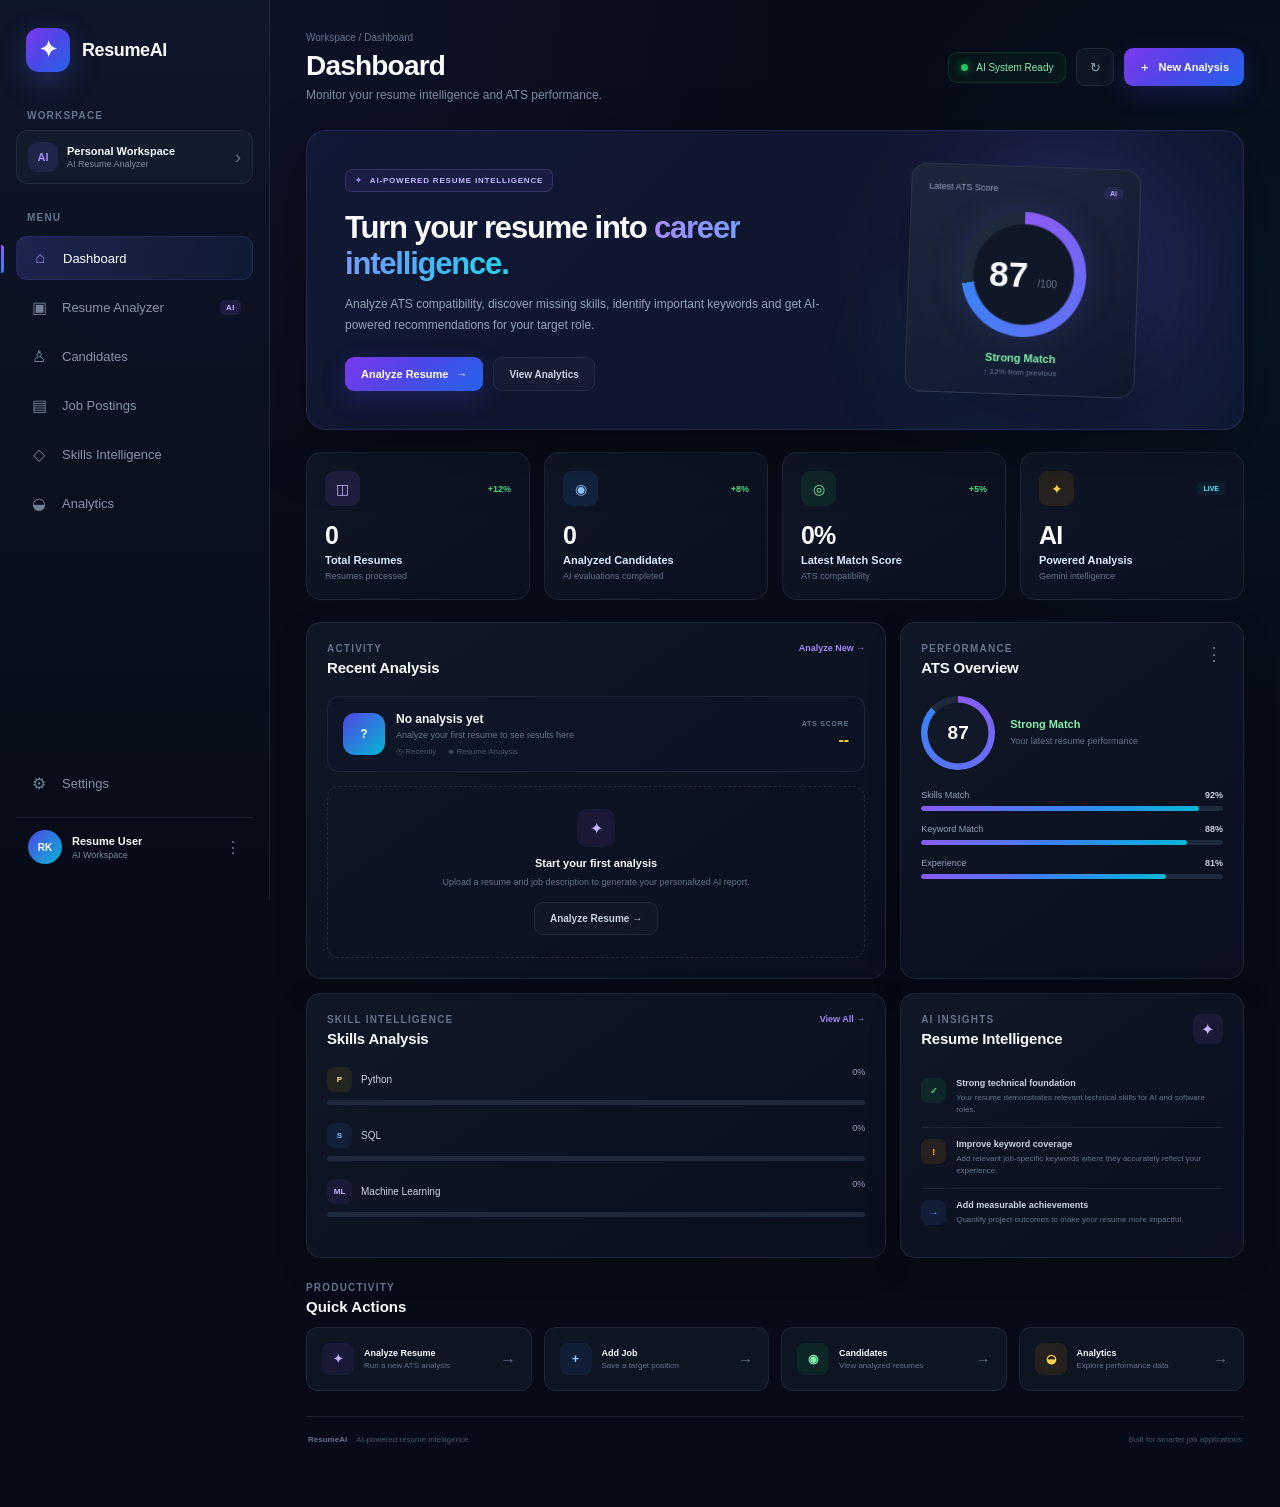
<file: index.html>
<!DOCTYPE html>
<html lang="en">

<head>
    <meta charset="UTF-8">
    <meta name="viewport" content="width=device-width, initial-scale=1.0">

    <title>ResumeAI | AI Resume Intelligence</title>

    <link rel="stylesheet" href="style.css">
</head>

<body>

    <div class="app">

        <!-- =========================================
             SIDEBAR
        ========================================== -->

        <aside class="sidebar">

            <!-- Logo -->
            <div class="brand">

                <div class="brand-icon">
                    ✦
                </div>

                <div class="brand-text">
                    <h2>ResumeAI</h2>
                    
                </div>

            </div>


            <!-- Workspace -->
            <div class="workspace">

                <span class="workspace-label">
                    WORKSPACE
                </span>

                <div class="workspace-box">

                    <div class="workspace-avatar">
                        AI
                    </div>

                    <div>
                        <strong>Personal Workspace</strong>
                        <small>AI Resume Analyzer</small>
                    </div>

                    <span class="workspace-arrow">
                        ›
                    </span>

                </div>

            </div>


            <!-- Navigation -->
            <nav class="navigation">

                <span class="nav-label">
                    MENU
                </span>


                <a href="index.html" class="nav-item active">

                    <span class="nav-icon">⌂</span>

                    <span>Dashboard</span>

                </a>


                <a href="analyzer.html" class="nav-item">

                    <span class="nav-icon">▣</span>

                    <span>Resume Analyzer</span>

                    <span class="nav-badge">
                        AI
                    </span>

                </a>


                <a href="candidates.html" class="nav-item">

                    <span class="nav-icon">♙</span>

                    <span>Candidates</span>

                </a>


                <a href="jobs.html" class="nav-item">

                    <span class="nav-icon">▤</span>

                    <span>Job Postings</span>

                </a>


                <a href="skills.html" class="nav-item">

                    <span class="nav-icon">◇</span>

                    <span>Skills Intelligence</span>

                </a>


                <a href="analytics.html" class="nav-item">

                    <span class="nav-icon">◒</span>

                    <span>Analytics</span>

                </a>

            </nav>


            <!-- Bottom navigation -->
            <div class="sidebar-bottom">

                <a href="settings.html" class="nav-item">

                    <span class="nav-icon">⚙</span>

                    <span>Settings</span>

                </a>


                <div class="sidebar-profile">

                    <div class="profile-avatar">
                        RK
                    </div>

                    <div class="profile-info">

                        <strong>Resume User</strong>

                        <span>AI Workspace</span>

                    </div>

                    <span class="profile-menu">
                        ⋮
                    </span>

                </div>

            </div>

        </aside>


        <!-- =========================================
             MAIN CONTENT
        ========================================== -->

        <main class="main-content">


            <!-- =====================================
                 TOP HEADER
            ====================================== -->

            <header class="top-header">

                <div class="header-left">

                    <button class="mobile-menu">
                        ☰
                    </button>

                    <div>

                        <div class="breadcrumb">
                            Workspace / Dashboard
                        </div>

                        <h1>
                            Dashboard
                        </h1>

                        <p>
                            Monitor your resume intelligence and ATS performance.
                        </p>

                    </div>

                </div>


                <div class="header-actions">

                    <div class="system-status">

                        <span class="status-dot"></span>

                        <span>
                            AI System Ready
                        </span>

                    </div>


                    <button class="icon-button refresh-btn" title="Refresh dashboard">
                        ↻
                    </button>


                    <a href="analyzer.html" class="primary-button">

                        <span>＋</span>

                        New Analysis

                    </a>

                </div>

            </header>



            <!-- =====================================
                 HERO / WELCOME
            ====================================== -->

            <section class="hero-card">

                <div class="hero-content">

                    <div class="hero-badge">

                        <span>✦</span>

                        AI-POWERED RESUME INTELLIGENCE

                    </div>


                    <h2>
                        Turn your resume into
                        <span>career intelligence.</span>
                    </h2>


                    <p>
                        Analyze ATS compatibility, discover missing skills,
                        identify important keywords and get AI-powered
                        recommendations for your target role.
                    </p>


                    <div class="hero-actions">

                        <a href="analyzer.html" class="hero-button">

                            Analyze Resume

                            <span>→</span>

                        </a>


                        <a href="analytics.html" class="secondary-button">

                            View Analytics

                        </a>

                    </div>

                </div>


                <!-- Hero visual -->

                <div class="hero-visual">

                    <div class="glow glow-one"></div>
                    <div class="glow glow-two"></div>


                    <div class="score-preview">

                        <div class="score-header">

                            <span>
                                Latest ATS Score
                            </span>

                            <span class="score-status">
                                AI
                            </span>

                        </div>


                        <div class="score-circle">

                            <div>

                                <strong id="heroScore">
                                    87
                                </strong>

                                <span>
                                    /100
                                </span>

                            </div>

                        </div>


                        <div class="score-footer">

                            <strong>
                                Strong Match
                            </strong>

                            <span>
                                ↑ 12% from previous
                            </span>

                        </div>

                    </div>

                </div>

            </section>



            <!-- =====================================
                 KPI STATS
            ====================================== -->

            <section class="stats-grid">


                <div class="stat-card">

                    <div class="stat-top">

                        <div class="stat-icon purple">
                            ◫
                        </div>

                        <span class="stat-trend positive">
                            +12%
                        </span>

                    </div>


                    <div class="stat-value" id="totalResumes">
                        0
                    </div>

                    <div class="stat-label">
                        Total Resumes
                    </div>

                    <div class="stat-description">
                        Resumes processed
                    </div>

                </div>



                <div class="stat-card">

                    <div class="stat-top">

                        <div class="stat-icon blue">
                            ◉
                        </div>

                        <span class="stat-trend positive">
                            +8%
                        </span>

                    </div>


                    <div class="stat-value" id="analyzedCandidates">
                        0
                    </div>

                    <div class="stat-label">
                        Analyzed Candidates
                    </div>

                    <div class="stat-description">
                        AI evaluations completed
                    </div>

                </div>



                <div class="stat-card">

                    <div class="stat-top">

                        <div class="stat-icon green">
                            ◎
                        </div>

                        <span class="stat-trend positive">
                            +5%
                        </span>

                    </div>


                    <div class="stat-value" id="averageScore">
                        0%
                    </div>

                    <div class="stat-label">
                        Latest Match Score
                    </div>

                    <div class="stat-description">
                        ATS compatibility
                    </div>

                </div>



                <div class="stat-card">

                    <div class="stat-top">

                        <div class="stat-icon orange">
                            ✦
                        </div>

                        <span class="ai-live">
                            LIVE
                        </span>

                    </div>


                    <div class="stat-value">
                        AI
                    </div>

                    <div class="stat-label">
                        Powered Analysis
                    </div>

                    <div class="stat-description">
                        Gemini intelligence
                    </div>

                </div>

            </section>



            <!-- =====================================
                 MAIN DASHBOARD GRID
            ====================================== -->

            <section class="dashboard-grid">


                <!-- =================================
                     RECENT ANALYSIS
                ================================== -->

                <div class="dashboard-card recent-card">

                    <div class="card-header">

                        <div>

                            <span class="card-eyebrow">
                                ACTIVITY
                            </span>

                            <h2>
                                Recent Analysis
                            </h2>

                        </div>


                        <a href="analyzer.html" class="card-link">
                            Analyze New →
                        </a>

                    </div>


                    <div class="recent-analysis">

                        <div class="candidate-info">

                            <div class="candidate-avatar" id="candidateAvatar">
                                ?
                            </div>


                            <div class="candidate-details">

                                <h3 id="latestCandidate">
                                    No analysis yet
                                </h3>

                                <p id="analysisStatus">
                                    Analyze your first resume to see results here
                                </p>

                                <div class="analysis-meta">

                                    <span>
                                        ◷ Recently
                                    </span>

                                    <span>
                                        ◈ Resume Analysis
                                    </span>

                                </div>

                            </div>

                        </div>


                        <div class="analysis-score">

                            <span class="score-label">
                                ATS SCORE
                            </span>

                            <strong class="score medium" id="latestScore">
                                --
                            </strong>

                        </div>

                    </div>


                    <!-- Empty state -->

                    <div class="empty-analysis" id="emptyAnalysis">

                        <div class="empty-icon">
                            ✦
                        </div>

                        <h3>
                            Start your first analysis
                        </h3>

                        <p>
                            Upload a resume and job description to generate
                            your personalized AI report.
                        </p>

                        <a href="analyzer.html" class="secondary-button">
                            Analyze Resume →
                        </a>

                    </div>

                </div>



                <!-- =================================
                     ATS SCORE
                ================================== -->

                <div class="dashboard-card ats-card">

                    <div class="card-header">

                        <div>

                            <span class="card-eyebrow">
                                PERFORMANCE
                            </span>

                            <h2>
                                ATS Overview
                            </h2>

                        </div>

                        <button class="more-button">
                            ⋮
                        </button>

                    </div>


                    <div class="ats-content">

                        <div class="mini-score">

                            <div class="mini-score-circle">

                                <span>
                                    87
                                </span>

                            </div>

                            <div>

                                <strong>
                                    Strong Match
                                </strong>

                                <p>
                                    Your latest resume
                                    performance
                                </p>

                            </div>

                        </div>


                        <div class="score-bars">

                            <div class="score-row">

                                <div>

                                    <span>
                                        Skills Match
                                    </span>

                                    <strong>
                                        92%
                                    </strong>

                                </div>

                                <div class="score-progress">

                                    <span style="width:92%"></span>

                                </div>

                            </div>


                            <div class="score-row">

                                <div>

                                    <span>
                                        Keyword Match
                                    </span>

                                    <strong>
                                        88%
                                    </strong>

                                </div>

                                <div class="score-progress">

                                    <span style="width:88%"></span>

                                </div>

                            </div>


                            <div class="score-row">

                                <div>

                                    <span>
                                        Experience
                                    </span>

                                    <strong>
                                        81%
                                    </strong>

                                </div>

                                <div class="score-progress">

                                    <span style="width:81%"></span>

                                </div>

                            </div>

                        </div>

                    </div>

                </div>



                <!-- =================================
                     SKILLS ANALYSIS
                ================================== -->

                <div class="dashboard-card skills-card">

                    <div class="card-header">

                        <div>

                            <span class="card-eyebrow">
                                SKILL INTELLIGENCE
                            </span>

                            <h2>
                                Skills Analysis
                            </h2>

                        </div>


                        <a href="skills.html" class="card-link">
                            View All →
                        </a>

                    </div>


                    <div class="skills-list">


                        <div class="skill-row">

                            <div class="skill-name">

                                <div class="skill-dot python">
                                    P
                                </div>

                                <span>
                                    Python
                                </span>

                            </div>


                            <div class="skill-value" id="pythonScore">
                                0%
                            </div>


                            <div class="skill-progress">

                                <span
                                    id="pythonBar"
                                    style="width:0%">
                                </span>

                            </div>

                        </div>



                        <div class="skill-row">

                            <div class="skill-name">

                                <div class="skill-dot sql">
                                    S
                                </div>

                                <span>
                                    SQL
                                </span>

                            </div>


                            <div class="skill-value" id="sqlScore">
                                0%
                            </div>


                            <div class="skill-progress">

                                <span
                                    id="sqlBar"
                                    style="width:0%">
                                </span>

                            </div>

                        </div>



                        <div class="skill-row">

                            <div class="skill-name">

                                <div class="skill-dot ml">
                                    ML
                                </div>

                                <span>
                                    Machine Learning
                                </span>

                            </div>


                            <div class="skill-value" id="mlScore">
                                0%
                            </div>


                            <div class="skill-progress">

                                <span
                                    id="mlBar"
                                    style="width:0%">
                                </span>

                            </div>

                        </div>


                    </div>

                </div>



                <!-- =================================
                     AI INSIGHTS
                ================================== -->

                <div class="dashboard-card insights-card">

                    <div class="card-header">

                        <div>

                            <span class="card-eyebrow">
                                AI INSIGHTS
                            </span>

                            <h2>
                                Resume Intelligence
                            </h2>

                        </div>

                        <div class="ai-icon">
                            ✦
                        </div>

                    </div>


                    <div class="insight-item">

                        <div class="insight-icon success">
                            ✓
                        </div>

                        <div>

                            <strong>
                                Strong technical foundation
                            </strong>

                            <p>
                                Your resume demonstrates relevant
                                technical skills for AI and software roles.
                            </p>

                        </div>

                    </div>


                    <div class="insight-item">

                        <div class="insight-icon warning">
                            !
                        </div>

                        <div>

                            <strong>
                                Improve keyword coverage
                            </strong>

                            <p>
                                Add relevant job-specific keywords where
                                they accurately reflect your experience.
                            </p>

                        </div>

                    </div>


                    <div class="insight-item">

                        <div class="insight-icon info">
                            →
                        </div>

                        <div>

                            <strong>
                                Add measurable achievements
                            </strong>

                            <p>
                                Quantify project outcomes to make your
                                resume more impactful.
                            </p>

                        </div>

                    </div>

                </div>

            </section>



            <!-- =====================================
                 QUICK ACTIONS
            ====================================== -->

            <section class="quick-section">

                <div class="section-heading">

                    <div>

                        <span class="card-eyebrow">
                            PRODUCTIVITY
                        </span>

                        <h2>
                            Quick Actions
                        </h2>

                    </div>

                </div>


                <div class="quick-grid">


                    <a href="analyzer.html" class="quick-card">

                        <div class="quick-icon purple">
                            ✦
                        </div>

                        <div>

                            <strong>
                                Analyze Resume
                            </strong>

                            <p>
                                Run a new ATS analysis
                            </p>

                        </div>

                        <span>
                            →
                        </span>

                    </a>



                    <a href="jobs.html" class="quick-card">

                        <div class="quick-icon blue">
                            +
                        </div>

                        <div>

                            <strong>
                                Add Job
                            </strong>

                            <p>
                                Save a target position
                            </p>

                        </div>

                        <span>
                            →
                        </span>

                    </a>



                    <a href="candidates.html" class="quick-card">

                        <div class="quick-icon green">
                            ◉
                        </div>

                        <div>

                            <strong>
                                Candidates
                            </strong>

                            <p>
                                View analyzed resumes
                            </p>

                        </div>

                        <span>
                            →
                        </span>

                    </a>



                    <a href="analytics.html" class="quick-card">

                        <div class="quick-icon orange">
                            ◒
                        </div>

                        <div>

                            <strong>
                                Analytics
                            </strong>

                            <p>
                                Explore performance data
                            </p>

                        </div>

                        <span>
                            →
                        </span>

                    </a>

                </div>

            </section>



            <!-- =====================================
                 FOOTER
            ====================================== -->

            <footer class="dashboard-footer">

                <div>

                    <strong>
                        ResumeAI
                    </strong>

                    <span>
                        AI-powered resume intelligence
                    </span>

                </div>


                <div>

                    <span>
                        Built for smarter job applications
                    </span>

                </div>

            </footer>

        </main>

    </div>


    <!-- JavaScript -->

    <script src="script.js"></script>

</body>

</html>
</file>
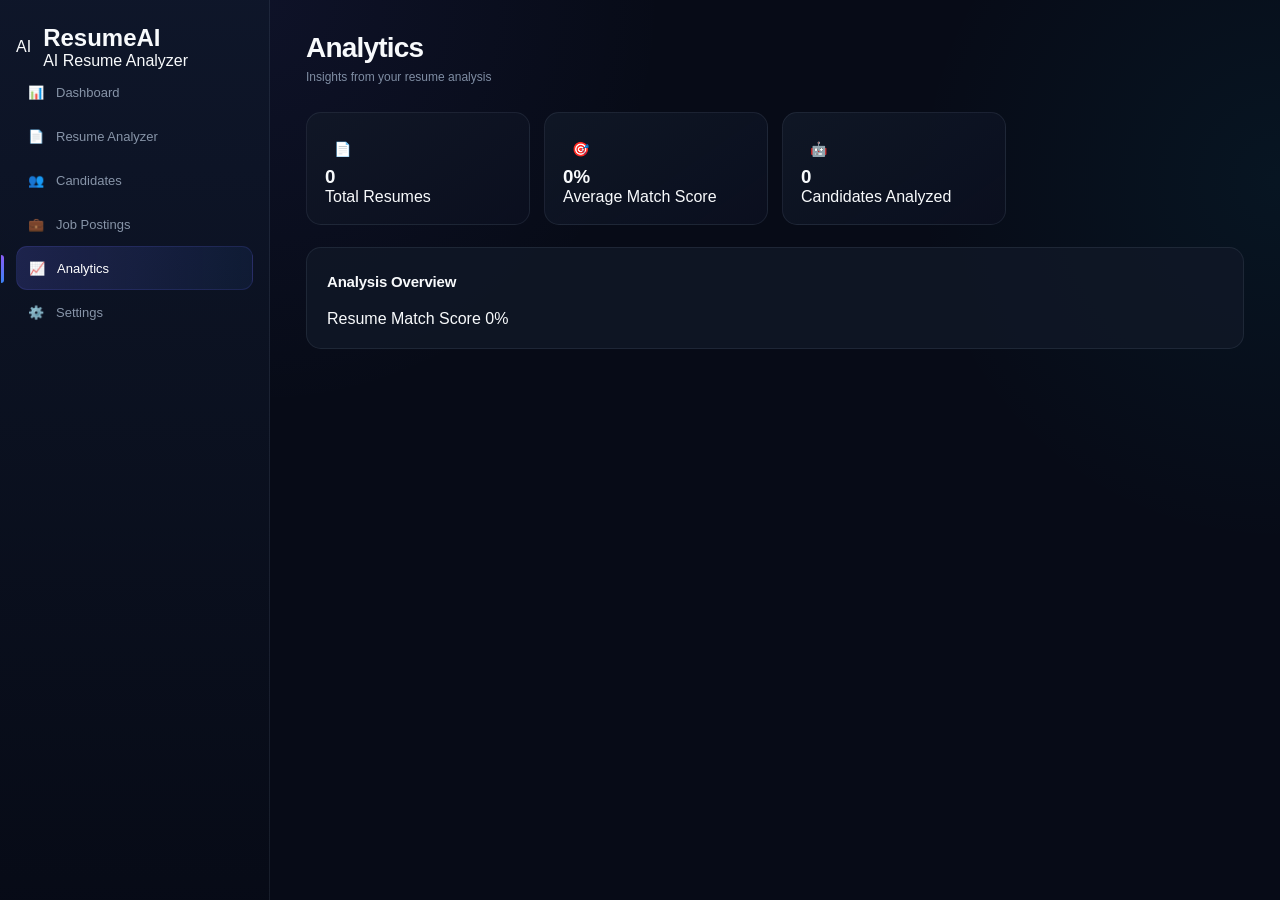
<file: analytics.html>
<!DOCTYPE html>
<html lang="en">

<head>
    <meta charset="UTF-8">
    <meta name="viewport" content="width=device-width, initial-scale=1.0">

    <title>ResumeAI | Analytics</title>

    <link rel="stylesheet" href="style.css">
</head>

<body>

<div class="dashboard-container">

    <aside class="sidebar">

        <div class="logo">

            <div class="logo-icon">AI</div>

            <div>
                <h2>ResumeAI</h2>
                <p>AI Resume Analyzer</p>
            </div>

        </div>


        <div class="nav-menu">

            <a href="index.html" class="nav-item">
                <span>📊</span>
                <span>Dashboard</span>
            </a>

            <a href="analyzer.html" class="nav-item">
                <span>📄</span>
                <span>Resume Analyzer</span>
            </a>

            <a href="candidates.html" class="nav-item">
                <span>👥</span>
                <span>Candidates</span>
            </a>

            <a href="jobs.html" class="nav-item">
                <span>💼</span>
                <span>Job Postings</span>
            </a>

            <a href="analytics.html" class="nav-item active">
                <span>📈</span>
                <span>Analytics</span>
            </a>

            <a href="settings.html" class="nav-item">
                <span>⚙️</span>
                <span>Settings</span>
            </a>

        </div>

    </aside>


    <main class="main-content">

        <div class="top-header">

            <div>
                <h1>Analytics</h1>
                <p>Insights from your resume analysis</p>
            </div>

        </div>


        <div class="stats-grid">

            <div class="stat-card">
                <div class="stat-icon">📄</div>
                <h3 id="analyticsTotal">0</h3>
                <p>Total Resumes</p>
            </div>

            <div class="stat-card">
                <div class="stat-icon">🎯</div>
                <h3 id="analyticsScore">0%</h3>
                <p>Average Match Score</p>
            </div>

            <div class="stat-card">
                <div class="stat-icon">🤖</div>
                <h3 id="analyticsCandidates">0</h3>
                <p>Candidates Analyzed</p>
            </div>

        </div>


        <div class="card">

            <div class="card-header">
                <h2>Analysis Overview</h2>
            </div>

            <div class="skill">

                <div class="skill-info">
                    <span>Resume Match Score</span>
                    <span id="matchScoreText">0%</span>
                </div>

                <div class="progress">
                    <div
                        class="progress-bar"
                        id="matchProgress"
                        style="width: 0%">
                    </div>
                </div>

            </div>

        </div>

    </main>

</div>

<script src="script.js"></script>

</body>
</html>
</file>
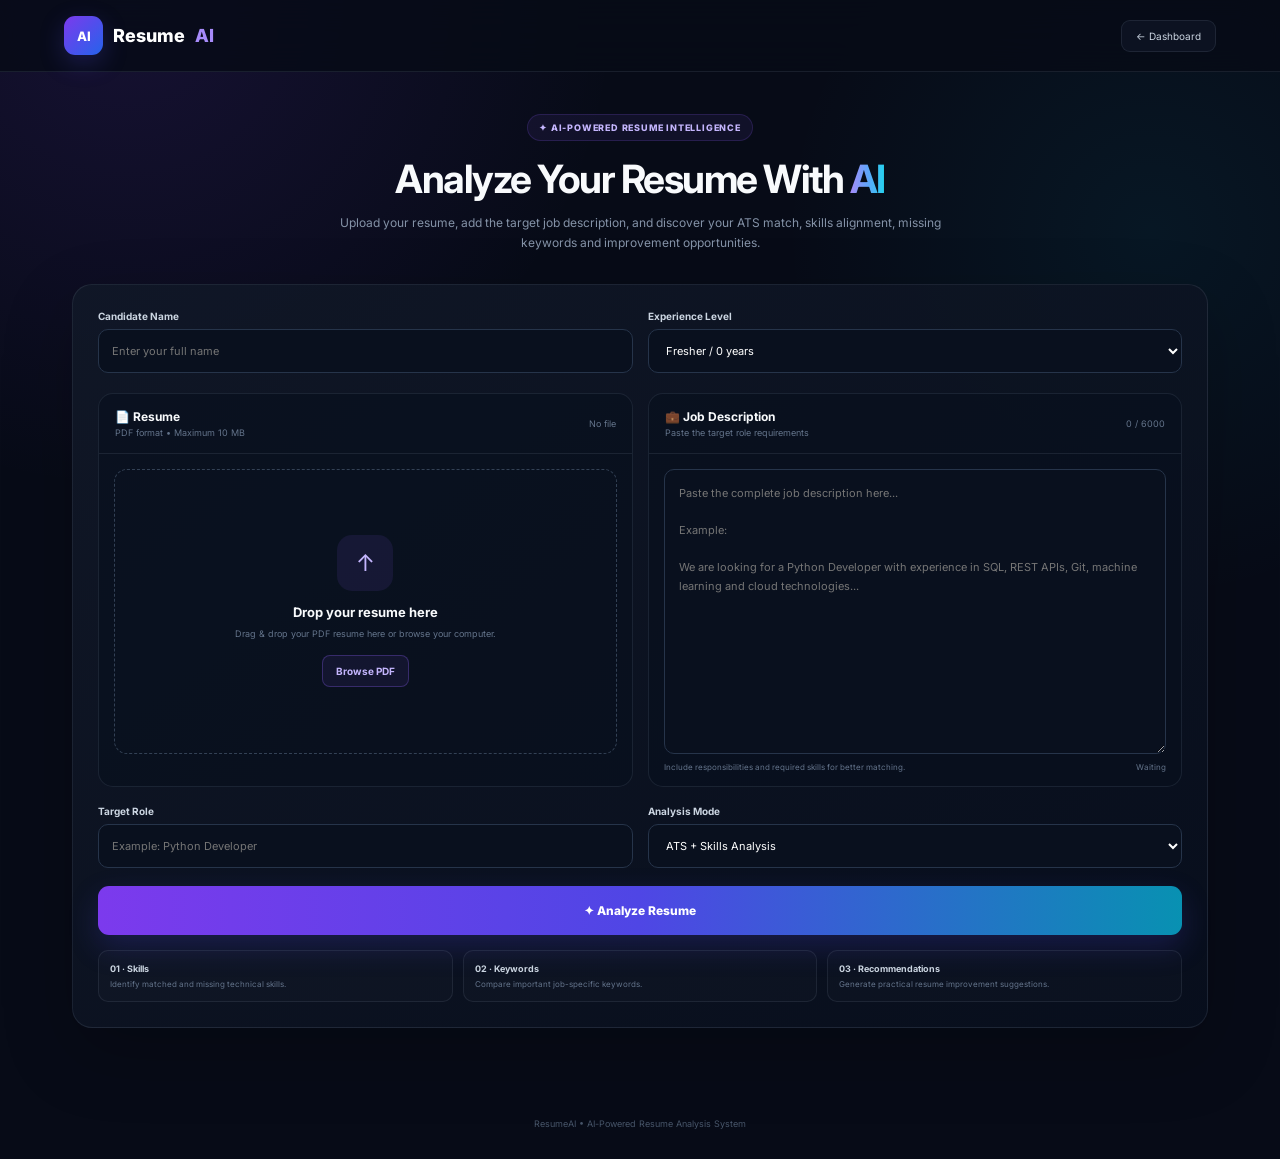
<file: analyzer.html>
<!DOCTYPE html>
<html lang="en">

<head>

    <meta charset="UTF-8">
    <meta name="viewport" content="width=device-width, initial-scale=1.0">

    <title>ResumeAI | AI Resume Analyzer</title>

    <link rel="preconnect" href="https://fonts.googleapis.com">
    <link rel="preconnect" href="https://fonts.gstatic.com" crossorigin>

    <link
        href="https://fonts.googleapis.com/css2?family=Inter:wght@400;500;600;700;800&display=swap"
        rel="stylesheet"
    >

    <style>

        /* =====================================================
           GLOBAL
        ===================================================== */

        * {
            margin: 0;
            padding: 0;
            box-sizing: border-box;
        }

        :root {

            --bg: #070b17;
            --panel: #0f172a;
            --panel-light: #111c31;

            --border: rgba(148, 163, 184, 0.13);

            --text: #f8fafc;
            --muted: #8492a7;

            --purple: #8b5cf6;
            --blue: #3b82f6;
            --cyan: #06b6d4;

            --green: #22c55e;
            --yellow: #f59e0b;
            --red: #ef4444;
        }

        html {
            scroll-behavior: smooth;
        }

        body {

            font-family: "Inter", sans-serif;

            background:
                radial-gradient(
                    circle at 10% 0%,
                    rgba(124, 58, 237, 0.13),
                    transparent 30%
                ),
                radial-gradient(
                    circle at 90% 20%,
                    rgba(6, 182, 212, 0.07),
                    transparent 25%
                ),
                var(--bg);

            color: var(--text);

            min-height: 100vh;
        }

        button,
        input,
        textarea,
        select {
            font-family: inherit;
        }

        button {
            cursor: pointer;
        }


        /* =====================================================
           NAVBAR
        ===================================================== */

        .navbar {

            height: 72px;

            padding: 0 5%;

            display: flex;
            align-items: center;
            justify-content: space-between;

            border-bottom: 1px solid var(--border);

            background: rgba(7, 11, 23, 0.82);

            backdrop-filter: blur(18px);

            position: sticky;
            top: 0;

            z-index: 100;
        }

        .logo {

            display: flex;
            align-items: center;

            gap: 10px;

            color: white;

            text-decoration: none;

            font-size: 18px;

            font-weight: 800;
        }

        .logo-icon {

            width: 39px;
            height: 39px;

            display: flex;
            align-items: center;
            justify-content: center;

            border-radius: 11px;

            background:
                linear-gradient(
                    135deg,
                    #7c3aed,
                    #2563eb
                );

            font-size: 13px;

            box-shadow:
                0 8px 25px rgba(79, 70, 229, 0.25);
        }

        .logo span {
            color: #a78bfa;
        }

        .back-button {

            padding: 9px 14px;

            border: 1px solid var(--border);

            border-radius: 9px;

            color: #cbd5e1;

            background: rgba(17, 24, 39, 0.7);

            text-decoration: none;

            font-size: 10px;

            transition: 0.25s;
        }

        .back-button:hover {

            border-color: rgba(139, 92, 246, 0.4);

            color: white;

            transform: translateY(-1px);
        }


        /* =====================================================
           PAGE
        ===================================================== */

        .page {

            width: min(1180px, 100%);

            margin: auto;

            padding: 42px 22px 60px;
        }


        /* =====================================================
           HERO
        ===================================================== */

        .hero {

            text-align: center;

            margin-bottom: 30px;
        }

        .hero-badge {

            display: inline-flex;

            align-items: center;

            gap: 7px;

            padding: 7px 11px;

            border-radius: 20px;

            border: 1px solid rgba(139, 92, 246, 0.18);

            background: rgba(139, 92, 246, 0.08);

            color: #c4b5fd;

            font-size: 9px;

            font-weight: 800;

            letter-spacing: 0.8px;
        }

        .hero h1 {

            margin-top: 16px;

            font-size: 39px;

            letter-spacing: -1.5px;

            line-height: 1.15;
        }

        .hero h1 span {

            background:
                linear-gradient(
                    90deg,
                    #a78bfa,
                    #60a5fa,
                    #22d3ee
                );

            -webkit-background-clip: text;

            background-clip: text;

            color: transparent;
        }

        .hero p {

            max-width: 650px;

            margin: 11px auto 0;

            color: var(--muted);

            font-size: 12px;

            line-height: 1.7;
        }


        /* =====================================================
           MAIN ANALYZER
        ===================================================== */

        .analyzer-card {

            padding: 25px;

            border: 1px solid var(--border);

            border-radius: 20px;

            background:
                linear-gradient(
                    145deg,
                    rgba(17, 24, 39, 0.94),
                    rgba(8, 15, 29, 0.94)
                );

            box-shadow:
                0 25px 70px rgba(0, 0, 0, 0.22);
        }


        /* =====================================================
           FORM TOP
        ===================================================== */

        .form-top {

            display: grid;

            grid-template-columns:
                1fr 1fr;

            gap: 15px;

            margin-bottom: 20px;
        }

        .field label {

            display: block;

            margin-bottom: 7px;

            color: #cbd5e1;

            font-size: 10px;

            font-weight: 700;
        }

        .field input,
        .field select {

            width: 100%;

            height: 44px;

            padding: 0 13px;

            border: 1px solid #26344a;

            border-radius: 10px;

            outline: none;

            background: #09101e;

            color: white;

            font-size: 11px;

            transition: 0.25s;
        }

        .field input:focus,
        .field select:focus {

            border-color: #6366f1;

            box-shadow:
                0 0 0 3px rgba(99, 102, 241, 0.08);
        }


        /* =====================================================
           WORKSPACE
        ===================================================== */

        .workspace {

            display: grid;

            grid-template-columns:
                1fr 1fr;

            gap: 15px;
        }

        .panel {

            overflow: hidden;

            border: 1px solid var(--border);

            border-radius: 15px;

            background:
                rgba(9, 16, 30, 0.65);
        }

        .panel-header {

            padding: 15px 16px;

            display: flex;

            align-items: center;

            justify-content: space-between;

            border-bottom: 1px solid var(--border);
        }

        .panel-title {

            font-size: 12px;

            font-weight: 700;
        }

        .panel-subtitle {

            margin-top: 3px;

            color: #64748b;

            font-size: 9px;
        }

        .panel-status {

            color: #64748b;

            font-size: 9px;
        }


        /* =====================================================
           UPLOAD AREA
        ===================================================== */

        .drop-zone {

            min-height: 285px;

            margin: 15px;

            padding: 25px;

            display: flex;

            align-items: center;

            justify-content: center;

            text-align: center;

            border: 1.5px dashed #334155;

            border-radius: 13px;

            transition: 0.25s;
        }

        .drop-zone.dragging {

            border-color: #8b5cf6;

            background:
                rgba(139, 92, 246, 0.07);

            transform: scale(1.01);
        }

        .upload-icon {

            width: 56px;
            height: 56px;

            margin: 0 auto 13px;

            display: flex;

            align-items: center;

            justify-content: center;

            border-radius: 15px;

            background:
                rgba(139, 92, 246, 0.1);

            color: #c4b5fd;

            font-size: 23px;
        }

        .drop-zone h3 {

            font-size: 13px;
        }

        .drop-zone p {

            max-width: 300px;

            margin: 7px auto 14px;

            color: #64748b;

            font-size: 9px;

            line-height: 1.6;
        }

        .browse-button {

            display: inline-flex;

            padding: 9px 13px;

            border: 1px solid rgba(139, 92, 246, 0.3);

            border-radius: 8px;

            background:
                rgba(139, 92, 246, 0.08);

            color: #c4b5fd;

            font-size: 10px;

            font-weight: 700;

            cursor: pointer;

            transition: 0.25s;
        }

        .browse-button:hover {

            background:
                rgba(139, 92, 246, 0.16);

            transform: translateY(-1px);
        }

        #resumeFile {
            display: none;
        }


        /* =====================================================
           FILE CHIP
        ===================================================== */

        .file-chip {

            display: none;

            align-items: center;

            gap: 10px;

            margin: 15px;

            padding: 11px;

            border: 1px solid rgba(34, 197, 94, 0.18);

            border-radius: 10px;

            background:
                rgba(34, 197, 94, 0.05);
        }

        .file-chip.show {
            display: flex;
        }

        .file-icon {

            width: 32px;
            height: 32px;

            display: flex;

            align-items: center;
            justify-content: center;

            border-radius: 8px;

            background:
                rgba(239, 68, 68, 0.1);

            color: #f87171;

            font-size: 8px;

            font-weight: 800;
        }

        .file-info {

            min-width: 0;
        }

        .file-info strong {

            display: block;

            max-width: 260px;

            overflow: hidden;

            text-overflow: ellipsis;

            white-space: nowrap;

            font-size: 10px;
        }

        .file-info span {

            display: block;

            margin-top: 3px;

            color: #64748b;

            font-size: 8px;
        }

        .remove-file {

            margin-left: auto;

            border: none;

            background: transparent;

            color: #64748b;

            font-size: 17px;

            cursor: pointer;
        }

        .remove-file:hover {
            color: #f87171;
        }


        /* =====================================================
           JOB DESCRIPTION
        ===================================================== */

        .job-description textarea {

            display: block;

            width: calc(100% - 30px);

            min-height: 285px;

            margin: 15px;

            padding: 14px;

            resize: vertical;

            border: 1px solid #26344a;

            border-radius: 10px;

            outline: none;

            background: #09101e;

            color: white;

            font-size: 11px;

            line-height: 1.7;

            transition: 0.25s;
        }

        .job-description textarea:focus {

            border-color: #6366f1;

            box-shadow:
                0 0 0 3px rgba(99, 102, 241, 0.08);
        }

        .job-footer {

            display: flex;

            justify-content: space-between;

            gap: 15px;

            margin: -7px 15px 14px;

            color: #64748b;

            font-size: 8px;
        }


        /* =====================================================
           CONTROLS
        ===================================================== */

        .controls {

            display: grid;

            grid-template-columns:
                1fr 1fr;

            gap: 15px;

            margin-top: 18px;
        }


        /* =====================================================
           ANALYZE BUTTON
        ===================================================== */

        .analyze-button {

            width: 100%;

            height: 49px;

            margin-top: 18px;

            border: none;

            border-radius: 11px;

            background:
                linear-gradient(
                    90deg,
                    #7c3aed,
                    #4f46e5,
                    #0891b2
                );

            color: white;

            font-size: 12px;

            font-weight: 800;

            box-shadow:
                0 12px 30px rgba(79, 70, 229, 0.22);

            transition: 0.25s;
        }

        .analyze-button:hover {

            transform: translateY(-2px);

            box-shadow:
                0 16px 35px rgba(79, 70, 229, 0.3);
        }

        .analyze-button:disabled {

            opacity: 0.55;

            cursor: not-allowed;

            transform: none;
        }


        /* =====================================================
           TIPS
        ===================================================== */

        .tips {

            display: grid;

            grid-template-columns:
                repeat(3, 1fr);

            gap: 10px;

            margin-top: 15px;
        }

        .tip {

            padding: 11px;

            border: 1px solid var(--border);

            border-radius: 10px;

            background:
                rgba(255, 255, 255, 0.015);

            color: #64748b;

            font-size: 8px;

            line-height: 1.5;
        }

        .tip strong {

            display: block;

            margin-bottom: 3px;

            color: #cbd5e1;

            font-size: 9px;
        }


        /* =====================================================
           LOADING
        ===================================================== */

        .loading {

            display: none;

            margin-top: 18px;

            padding: 18px;

            border: 1px solid rgba(99, 102, 241, 0.16);

            border-radius: 13px;

            background:
                rgba(79, 70, 229, 0.05);
        }

        .loading.show {
            display: block;
        }

        .loading-header {

            display: flex;

            justify-content: space-between;

            font-size: 10px;

            font-weight: 700;
        }

        .loading-header span {
            color: #a78bfa;
        }

        .progress {

            height: 5px;

            margin: 12px 0;

            overflow: hidden;

            border-radius: 20px;

            background: #1e293b;
        }

        .progress-bar {

            display: block;

            width: 0%;

            height: 100%;

            border-radius: inherit;

            background:
                linear-gradient(
                    90deg,
                    #8b5cf6,
                    #3b82f6,
                    #06b6d4
                );

            transition: width 0.5s;
        }

        .steps {

            display: grid;

            grid-template-columns:
                repeat(4, 1fr);

            gap: 8px;
        }

        .step {

            color: #475569;

            font-size: 8px;
        }

        .step.active {
            color: #cbd5e1;
        }

        .step.done {
            color: #4ade80;
        }


        /* =====================================================
           RESULTS
        ===================================================== */

        .results {

            display: none;

            margin-top: 28px;
        }

        .results.show {
            display: block;
        }

        .results-header {

            display: flex;

            align-items: flex-end;

            justify-content: space-between;

            gap: 20px;

            margin-bottom: 14px;
        }

        .results-header h2 {
            font-size: 19px;
        }

        .results-header p {

            margin-top: 4px;

            color: #64748b;

            font-size: 9px;
        }

        .new-analysis {

            padding: 8px 11px;

            border: 1px solid var(--border);

            border-radius: 8px;

            background: transparent;

            color: #94a3b8;

            font-size: 9px;
        }

        .new-analysis:hover {
            color: white;
        }


        /* RESULT GRID */

        .result-grid {

            display: grid;

            grid-template-columns:
                1fr 1fr 1fr;

            gap: 13px;
        }

        .result-card {

            padding: 18px;

            border: 1px solid var(--border);

            border-radius: 14px;

            background:
                rgba(17, 24, 39, 0.82);
        }

        .result-card h3 {

            margin-bottom: 13px;

            font-size: 11px;
        }


        /* SCORE CARD */

        .score-card {

            grid-row: span 2;

            text-align: center;
        }

        .score-ring {

            width: 150px;
            height: 150px;

            margin: 7px auto 15px;

            display: flex;

            align-items: center;
            justify-content: center;

            border-radius: 50%;

            background:
                conic-gradient(
                    #8b5cf6 0deg,
                    #3b82f6 313deg,
                    #1e293b 313deg
                );
        }

        .score-inner {

            width: 116px;
            height: 116px;

            display: flex;

            flex-direction: column;

            align-items: center;
            justify-content: center;

            border-radius: 50%;

            background: #101827;
        }

        .score-inner strong {

            font-size: 34px;

            line-height: 1;
        }

        .score-inner span {

            margin-top: 6px;

            color: #64748b;

            font-size: 9px;
        }

        .score-status {

            color: #86efac;

            font-size: 10px;

            font-weight: 700;
        }


        /* =====================================================
           METRICS
        ===================================================== */

        .metric {

            display: flex;

            justify-content: space-between;

            margin: 11px 0 5px;

            color: #94a3b8;

            font-size: 9px;
        }

        .metric strong {
            color: #cbd5e1;
        }

        .metric-bar {

            height: 5px;

            overflow: hidden;

            border-radius: 20px;

            background: #1e293b;
        }

        .metric-bar span {

            display: block;

            height: 100%;

            border-radius: inherit;

            background:
                linear-gradient(
                    90deg,
                    #8b5cf6,
                    #06b6d4
                );

            transition: width 1s ease;
        }


        /* =====================================================
           SKILL TAGS
        ===================================================== */

        .tags {

            display: flex;

            flex-wrap: wrap;

            gap: 6px;
        }

        .tag {

            padding: 5px 7px;

            border-radius: 6px;

            font-size: 8px;
        }

        .tag.match {

            color: #86efac;

            background:
                rgba(34, 197, 94, 0.09);
        }

        .tag.missing {

            color: #fbbf24;

            background:
                rgba(245, 158, 11, 0.09);
        }


        /* =====================================================
           RECOMMENDATIONS
        ===================================================== */

        .recommendations {

            padding-left: 15px;

            color: #94a3b8;

            font-size: 9px;

            line-height: 1.9;
        }


        /* =====================================================
           SUMMARY
        ===================================================== */

        .summary {

            color: #94a3b8;

            font-size: 9px;

            line-height: 1.8;
        }


        /* =====================================================
           FOOTER
        ===================================================== */

        footer {

            padding: 30px;

            text-align: center;

            color: #475569;

            font-size: 9px;
        }


        /* =====================================================
           RESPONSIVE
        ===================================================== */

        @media (max-width: 900px) {

            .workspace {

                grid-template-columns: 1fr;
            }

            .result-grid {

                grid-template-columns:
                    1fr 1fr;
            }

            .score-card {

                grid-row: auto;
            }
        }


        @media (max-width: 650px) {

            .navbar {

                padding: 0 15px;
            }

            .page {

                padding:
                    28px 13px 45px;
            }

            .hero h1 {

                font-size: 29px;
            }

            .hero p {

                font-size: 10px;
            }

            .analyzer-card {

                padding: 15px;
            }

            .form-top,
            .controls {

                grid-template-columns: 1fr;
            }

            .tips {

                grid-template-columns: 1fr;
            }

            .result-grid {

                grid-template-columns: 1fr;
            }

            .steps {

                grid-template-columns: 1fr 1fr;
            }

            .results-header {

                align-items: flex-start;

                flex-direction: column;
            }

            .drop-zone {

                min-height: 220px;
            }
        }

    </style>

</head>


<body>


    <!-- =====================================================
         NAVBAR
    ===================================================== -->

    <nav class="navbar">

        <a href="index.html" class="logo">

            <div class="logo-icon">
                AI
            </div>

            Resume<span>AI</span>

        </a>


        <a href="index.html" class="back-button">

            ← Dashboard

        </a>

    </nav>



    <!-- =====================================================
         PAGE
    ===================================================== -->

    <main class="page">


        <!-- HERO -->

        <section class="hero">

            <div class="hero-badge">

                ✦ AI-POWERED RESUME INTELLIGENCE

            </div>


            <h1>

                Analyze Your Resume With

                <span>AI</span>

            </h1>


            <p>

                Upload your resume, add the target job description,
                and discover your ATS match, skills alignment,
                missing keywords and improvement opportunities.

            </p>

        </section>



        <!-- =================================================
             ANALYZER
        ================================================= -->

        <section class="analyzer-card">


            <!-- CANDIDATE + EXPERIENCE -->

            <div class="form-top">


                <div class="field">

                    <label>
                        Candidate Name
                    </label>

                    <input
                        type="text"
                        id="candidateName"
                        placeholder="Enter your full name"
                    >

                </div>


                <div class="field">

                    <label>
                        Experience Level
                    </label>

                    <select id="experience">

                        <option value="Fresher">
                            Fresher / 0 years
                        </option>

                        <option value="1-2 years">
                            1–2 years
                        </option>

                        <option value="3-5 years">
                            3–5 years
                        </option>

                        <option value="5+ years">
                            5+ years
                        </option>

                    </select>

                </div>

            </div>



            <!-- =================================================
                 WORKSPACE
            ================================================= -->

            <div class="workspace">


                <!-- RESUME -->

                <div class="panel">


                    <div class="panel-header">

                        <div>

                            <div class="panel-title">

                                📄 Resume

                            </div>

                            <div class="panel-subtitle">

                                PDF format • Maximum 10 MB

                            </div>

                        </div>


                        <span
                            class="panel-status"
                            id="fileStatus"
                        >

                            No file

                        </span>

                    </div>



                    <!-- DROPZONE -->

                    <div
                        class="drop-zone"
                        id="dropZone"
                    >

                        <div>

                            <div class="upload-icon">

                                ↑

                            </div>


                            <h3>

                                Drop your resume here

                            </h3>


                            <p>

                                Drag & drop your PDF resume here
                                or browse your computer.

                            </p>


                            <label
                                class="browse-button"
                                for="resumeFile"
                            >

                                Browse PDF

                            </label>


                            <input
                                type="file"
                                id="resumeFile"
                                accept=".pdf,application/pdf"
                            >

                        </div>

                    </div>



                    <!-- SELECTED FILE -->

                    <div
                        class="file-chip"
                        id="fileChip"
                    >

                        <div class="file-icon">

                            PDF

                        </div>


                        <div class="file-info">

                            <strong id="fileName">

                                resume.pdf

                            </strong>


                            <span id="fileSize">

                                Ready for analysis

                            </span>

                        </div>


                        <button
                            type="button"
                            class="remove-file"
                            id="removeFile"
                        >

                            ×

                        </button>

                    </div>

                </div>



                <!-- JOB DESCRIPTION -->

                <div class="panel job-description">


                    <div class="panel-header">

                        <div>

                            <div class="panel-title">

                                💼 Job Description

                            </div>

                            <div class="panel-subtitle">

                                Paste the target role requirements

                            </div>

                        </div>


                        <span class="panel-status">

                            <span id="charCount">
                                0
                            </span>

                            / 6000

                        </span>

                    </div>



                    <textarea
                        id="jobDescription"
                        maxlength="6000"
                        placeholder="Paste the complete job description here...

Example:

We are looking for a Python Developer with experience in SQL, REST APIs, Git, machine learning and cloud technologies..."
                    ></textarea>


                    <div class="job-footer">

                        <span>

                            Include responsibilities and
                            required skills for better matching.

                        </span>


                        <span id="jdStatus">

                            Waiting

                        </span>

                    </div>

                </div>

            </div>



            <!-- =================================================
                 TARGET ROLE
            ================================================= -->

            <div class="controls">


                <div class="field">

                    <label>
                        Target Role
                    </label>

                    <input
                        type="text"
                        id="targetRole"
                        placeholder="Example: Python Developer"
                    >

                </div>


                <div class="field">

                    <label>
                        Analysis Mode
                    </label>

                    <select id="analysisMode">

                        <option>
                            ATS + Skills Analysis
                        </option>

                        <option>
                            ATS + Recruiter Analysis
                        </option>

                        <option>
                            Technical Skills Analysis
                        </option>

                    </select>

                </div>

            </div>



            <!-- =================================================
                 ANALYZE BUTTON
            ================================================= -->

            <button
                class="analyze-button"
                id="analyzeButton"
            >

                ✦ Analyze Resume

            </button>



            <!-- =================================================
                 TIPS
            ================================================= -->

            <div class="tips">


                <div class="tip">

                    <strong>
                        01 · Skills
                    </strong>

                    Identify matched and missing
                    technical skills.

                </div>


                <div class="tip">

                    <strong>
                        02 · Keywords
                    </strong>

                    Compare important job-specific
                    keywords.

                </div>


                <div class="tip">

                    <strong>
                        03 · Recommendations
                    </strong>

                    Generate practical resume
                    improvement suggestions.

                </div>

            </div>



            <!-- =================================================
                 LOADING
            ================================================= -->

            <div
                class="loading"
                id="loading"
            >

                <div class="loading-header">

                    <span id="loadingText">

                        Preparing analysis...

                    </span>


                    <span id="loadingPercent">

                        0%

                    </span>

                </div>


                <div class="progress">

                    <span
                        class="progress-bar"
                        id="progressBar"
                    ></span>

                </div>


                <div class="steps">

                    <div
                        class="step"
                        id="step1"
                    >
                        ○ Resume
                    </div>

                    <div
                        class="step"
                        id="step2"
                    >
                        ○ Extract
                    </div>

                    <div
                        class="step"
                        id="step3"
                    >
                        ○ Compare
                    </div>

                    <div
                        class="step"
                        id="step4"
                    >
                        ○ Generate
                    </div>

                </div>

            </div>

        </section>



        <!-- =====================================================
             RESULTS
        ===================================================== -->

        <section
            class="results"
            id="results"
        >


            <div class="results-header">

                <div>

                    <h2>
                        📊 Analysis Report
                    </h2>

                    <p id="resultSubtitle">

                        AI-generated resume analysis

                    </p>

                </div>


                <button
                    class="new-analysis"
                    id="newAnalysis"
                >

                    ↻ New Analysis

                </button>

            </div>



            <div class="result-grid">


                <!-- SCORE -->

                <div class="result-card score-card">


                    <div
                        class="score-ring"
                        id="scoreRing"
                    >

                        <div class="score-inner">

                            <strong id="scoreValue">
                                87
                            </strong>

                            <span>
                                / 100
                            </span>

                        </div>

                    </div>


                    <div
                        class="score-status"
                        id="scoreStatus"
                    >

                        Strong Match

                    </div>

                </div>



                <!-- METRICS -->

                <div class="result-card">

                    <h3>
                        Match Metrics
                    </h3>


                    <div class="metric">

                        <span>
                            Skills Match
                        </span>

                        <strong id="skillsValue">
                            92%
                        </strong>

                    </div>


                    <div class="metric-bar">

                        <span
                            id="skillsBar"
                            style="width:92%"
                        ></span>

                    </div>



                    <div class="metric">

                        <span>
                            Keyword Match
                        </span>

                        <strong id="keywordsValue">
                            88%
                        </strong>

                    </div>


                    <div class="metric-bar">

                        <span
                            id="keywordsBar"
                            style="width:88%"
                        ></span>

                    </div>



                    <div class="metric">

                        <span>
                            Experience Match
                        </span>

                        <strong id="experienceValue">
                            82%
                        </strong>

                    </div>


                    <div class="metric-bar">

                        <span
                            id="experienceBar"
                            style="width:82%"
                        ></span>

                    </div>

                </div>



                <!-- MATCHED SKILLS -->

                <div class="result-card">

                    <h3>
                        ✅ Matched Skills
                    </h3>


                    <div
                        class="tags"
                        id="matchedSkills"
                    >

                        <span class="tag match">
                            Python
                        </span>

                        <span class="tag match">
                            SQL
                        </span>

                        <span class="tag match">
                            Machine Learning
                        </span>

                        <span class="tag match">
                            Git
                        </span>

                    </div>

                </div>



                <!-- MISSING SKILLS -->

                <div class="result-card">

                    <h3>
                        ⚠️ Missing Skills
                    </h3>


                    <div
                        class="tags"
                        id="missingSkills"
                    >

                        <span class="tag missing">
                            Docker
                        </span>

                        <span class="tag missing">
                            REST API
                        </span>

                        <span class="tag missing">
                            CI/CD
                        </span>

                    </div>

                </div>



                <!-- RECOMMENDATIONS -->

                <div class="result-card">

                    <h3>
                        💡 AI Recommendations
                    </h3>


                    <ul
                        class="recommendations"
                        id="recommendations"
                    >

                        <li>
                            Add measurable achievements
                            to project descriptions.
                        </li>

                        <li>
                            Highlight relevant job-specific
                            keywords naturally.
                        </li>

                        <li>
                            Strengthen cloud and API
                            experience where truthful.
                        </li>

                    </ul>

                </div>



                <!-- SUMMARY -->

                <div class="result-card">

                    <h3>
                        🧠 Analysis Summary
                    </h3>


                    <p
                        class="summary"
                        id="summary"
                    >

                        Your resume demonstrates relevant
                        technical skills and projects for
                        the selected target role.

                    </p>

                </div>

            </div>

        </section>

    </main>



    <!-- =====================================================
         FOOTER
    ===================================================== -->

    <footer>

        ResumeAI • AI-Powered Resume Analysis System

    </footer>



    <!-- =====================================================
         JAVASCRIPT
    ===================================================== -->

    <script>


        /* =====================================================
           ELEMENTS
        ===================================================== */

        const resumeFile =
            document.getElementById("resumeFile");

        const dropZone =
            document.getElementById("dropZone");

        const fileChip =
            document.getElementById("fileChip");

        const fileName =
            document.getElementById("fileName");

        const fileSize =
            document.getElementById("fileSize");

        const fileStatus =
            document.getElementById("fileStatus");

        const removeFile =
            document.getElementById("removeFile");

        const jobDescription =
            document.getElementById("jobDescription");

        const charCount =
            document.getElementById("charCount");

        const jdStatus =
            document.getElementById("jdStatus");

        const analyzeButton =
            document.getElementById("analyzeButton");


        let selectedFile = null;



        /* =====================================================
           FILE VALIDATION
        ===================================================== */

        function selectFile(file) {

            if (!file) {
                return;
            }


            if (
                file.type !==
                "application/pdf"
            ) {

                alert(
                    "Please upload a PDF file."
                );

                return;
            }


            if (
                file.size >
                10 * 1024 * 1024
            ) {

                alert(
                    "File size must be less than 10 MB."
                );

                return;
            }


            selectedFile = file;


            fileName.textContent =
                file.name;


            fileSize.textContent =
                `${(
                    file.size / 1024
                ).toFixed(1)} KB • Ready for analysis`;


            fileStatus.textContent =
                "PDF Ready";


            fileChip.classList.add(
                "show"
            );


            dropZone.style.display =
                "none";
        }



        /* =====================================================
           FILE INPUT
        ===================================================== */

        resumeFile.addEventListener(
            "change",
            function () {

                selectFile(
                    this.files[0]
                );

            }
        );



        /* =====================================================
           DRAG & DROP
        ===================================================== */

        [
            "dragenter",
            "dragover"
        ].forEach(
            eventName => {

                dropZone.addEventListener(
                    eventName,
                    event => {

                        event.preventDefault();

                        dropZone.classList.add(
                            "dragging"
                        );

                    }
                );

            }
        );


        [
            "dragleave",
            "drop"
        ].forEach(
            eventName => {

                dropZone.addEventListener(
                    eventName,
                    event => {

                        event.preventDefault();

                        dropZone.classList.remove(
                            "dragging"
                        );

                    }
                );

            }
        );


        dropZone.addEventListener(
            "drop",
            event => {

                const files =
                    event.dataTransfer.files;

                if (
                    files.length > 0
                ) {

                    selectFile(
                        files[0]
                    );

                }

            }
        );



        /* =====================================================
           REMOVE FILE
        ===================================================== */

        removeFile.addEventListener(
            "click",
            function () {

                selectedFile = null;

                resumeFile.value = "";

                fileChip.classList.remove(
                    "show"
                );

                dropZone.style.display =
                    "flex";

                fileStatus.textContent =
                    "No file";

            }
        );



        /* =====================================================
           JOB DESCRIPTION COUNTER
        ===================================================== */

        jobDescription.addEventListener(
            "input",
            function () {

                charCount.textContent =
                    this.value.length;


                if (
                    this.value.trim()
                ) {

                    jdStatus.textContent =
                        "Ready";

                } else {

                    jdStatus.textContent =
                        "Waiting";

                }

            }
        );



        /* =====================================================
           LOADING ANIMATION
        ===================================================== */

        function loadingStep(
            step,
            percent,
            message
        ) {

            document.getElementById(
                "progressBar"
            ).style.width =
                percent + "%";


            document.getElementById(
                "loadingPercent"
            ).textContent =
                percent + "%";


            document.getElementById(
                "loadingText"
            ).textContent =
                message;


            for (
                let i = 1;
                i <= 4;
                i++
            ) {

                const element =
                    document.getElementById(
                        "step" + i
                    );


                element.classList.remove(
                    "active",
                    "done"
                );


                if (
                    i < step
                ) {

                    element.classList.add(
                        "done"
                    );

                    element.textContent =
                        "✓ " +
                        element.textContent
                            .substring(2);

                }


                if (
                    i === step
                ) {

                    element.classList.add(
                        "active"
                    );

                }

            }

        }



        /* =====================================================
           RENDER TAGS
        ===================================================== */

        function renderTags(
            elementId,
            items,
            type
        ) {

            const container =
                document.getElementById(
                    elementId
                );


            container.innerHTML = "";


            if (
                !items ||
                items.length === 0
            ) {

                const tag =
                    document.createElement(
                        "span"
                    );

                tag.className =
                    "tag " + type;

                tag.textContent =
                    "None detected";

                container.appendChild(
                    tag
                );

                return;
            }


            items.forEach(
                item => {

                    const tag =
                        document.createElement(
                            "span"
                        );

                    tag.className =
                        "tag " + type;

                    tag.textContent =
                        item;

                    container.appendChild(
                        tag
                    );

                }
            );

        }



        /* =====================================================
           RECOMMENDATIONS
        ===================================================== */

        function renderRecommendations(
            items
        ) {

            const list =
                document.getElementById(
                    "recommendations"
                );


            list.innerHTML = "";


            items.forEach(
                item => {

                    const li =
                        document.createElement(
                            "li"
                        );

                    li.textContent =
                        item;

                    list.appendChild(
                        li
                    );

                }
            );

        }



        /* =====================================================
           DEMO RESULTS
        ===================================================== */

        function showDemoResults() {

            const score = 87;

            const skills = 92;

            const keywords = 88;

            const experience = 82;


            document.getElementById(
                "scoreValue"
            ).textContent =
                score;


            document.getElementById(
                "skillsValue"
            ).textContent =
                skills + "%";


            document.getElementById(
                "keywordsValue"
            ).textContent =
                keywords + "%";


            document.getElementById(
                "experienceValue"
            ).textContent =
                experience + "%";


            document.getElementById(
                "skillsBar"
            ).style.width =
                skills + "%";


            document.getElementById(
                "keywordsBar"
            ).style.width =
                keywords + "%";


            document.getElementById(
                "experienceBar"
            ).style.width =
                experience + "%";


            document.getElementById(
                "scoreRing"
            ).style.background =

                `conic-gradient(
                    #8b5cf6 0deg,
                    #3b82f6 ${score * 3.6}deg,
                    #1e293b ${score * 3.6}deg
                )`;


            renderTags(
                "matchedSkills",

                [
                    "Python",
                    "SQL",
                    "Machine Learning",
                    "Pandas",
                    "Git",
                    "Flask"
                ],

                "match"
            );


            renderTags(
                "missingSkills",

                [
                    "Docker",
                    "REST API",
                    "CI/CD"
                ],

                "missing"
            );


            renderRecommendations(

                [
                    "Add measurable achievements to your project descriptions.",

                    "Naturally include important keywords from the target job description.",

                    "Highlight relevant API, cloud and deployment experience where truthful.",

                    "Keep your professional summary closely aligned with the target role."
                ]

            );


            const role =
                document.getElementById(
                    "targetRole"
                ).value.trim();


            document.getElementById(
                "resultSubtitle"
            ).textContent =

                role

                ?

                `Analysis completed for ${role}`

                :

                "AI-generated resume analysis";


            document.getElementById(
                "summary"
            ).textContent =

                "Your resume demonstrates strong alignment with the selected role through relevant technical skills, programming experience and projects. The final production version will replace these demo values with your real Gemini/n8n analysis.";


            document.getElementById(
                "results"
            ).classList.add(
                "show"
            );


            document.getElementById(
                "results"
            ).scrollIntoView({

                behavior:
                    "smooth"

            });

        }



        /* =====================================================
           ANALYZE BUTTON
        ===================================================== */

        analyzeButton.addEventListener(
            "click",
            async function () {


                const candidateName =
                    document.getElementById(
                        "candidateName"
                    ).value.trim();


                const jd =
                    jobDescription.value.trim();


                if (!candidateName) {

                    alert(
                        "Please enter the candidate name."
                    );

                    return;
                }


                if (!selectedFile) {

                    alert(
                        "Please upload your PDF resume."
                    );

                    return;
                }


                if (!jd) {

                    alert(
                        "Please enter the job description."
                    );

                    return;
                }



                /* BUTTON */

                analyzeButton.disabled =
                    true;


                analyzeButton.textContent =
                    "Analyzing Resume...";


                document.getElementById(
                    "loading"
                ).classList.add(
                    "show"
                );



                /* SIMULATED AI PIPELINE */

                loadingStep(
                    1,
                    20,
                    "Validating resume..."
                );


                await new Promise(
                    resolve =>
                        setTimeout(
                            resolve,
                            500
                        )
                );


                loadingStep(
                    2,
                    45,
                    "Preparing resume content..."
                );


                await new Promise(
                    resolve =>
                        setTimeout(
                            resolve,
                            700
                        )
                );


                loadingStep(
                    3,
                    70,
                    "Comparing skills and keywords..."
                );


                await new Promise(
                    resolve =>
                        setTimeout(
                            resolve,
                            700
                        )
                );


                loadingStep(
                    4,
                    92,
                    "Generating recommendations..."
                );


                await new Promise(
                    resolve =>
                        setTimeout(
                            resolve,
                            700
                        )
                );


                loadingStep(
                    4,
                    100,
                    "Analysis complete ✓"
                );



                /* =================================================
                   DEMO MODE

                   IMPORTANT:
                   No n8n request here yet.

                   Later we will replace this section with:

                   FormData
                       ↓
                   n8n webhook
                       ↓
                   Gemini
                       ↓
                   JSON result
                ================================================= */


                showDemoResults();



                /* =================================================
                   SAVE BASIC DASHBOARD DATA
                ================================================= */

                localStorage.setItem(
                    "latestCandidate",
                    candidateName
                );


                localStorage.setItem(
                    "latestScore",
                    "87"
                );


                const total =
                    Number(
                        localStorage.getItem(
                            "totalResumes"
                        ) || 0
                    ) + 1;


                localStorage.setItem(
                    "totalResumes",
                    total
                );


                localStorage.setItem(
                    "analyzedCandidates",
                    total
                );


                localStorage.setItem(
                    "latestMatchedSkills",

                    JSON.stringify(
                        [
                            "Python",
                            "SQL",
                            "Machine Learning",
                            "Pandas",
                            "Git",
                            "Flask"
                        ]
                    )
                );


                localStorage.setItem(
                    "latestMissingSkills",

                    JSON.stringify(
                        [
                            "Docker",
                            "REST API",
                            "CI/CD"
                        ]
                    )
                );



                /* RESET BUTTON */

                analyzeButton.disabled =
                    false;


                analyzeButton.textContent =
                    "✦ Analyze Resume";

            }
        );



        /* =====================================================
           NEW ANALYSIS
        ===================================================== */

        document.getElementById(
            "newAnalysis"
        ).addEventListener(
            "click",
            function () {

                document.getElementById(
                    "results"
                ).classList.remove(
                    "show"
                );


                window.scrollTo({

                    top: 0,

                    behavior: "smooth"

                });

            }
        );

    </script>


</body>

</html>
</file>
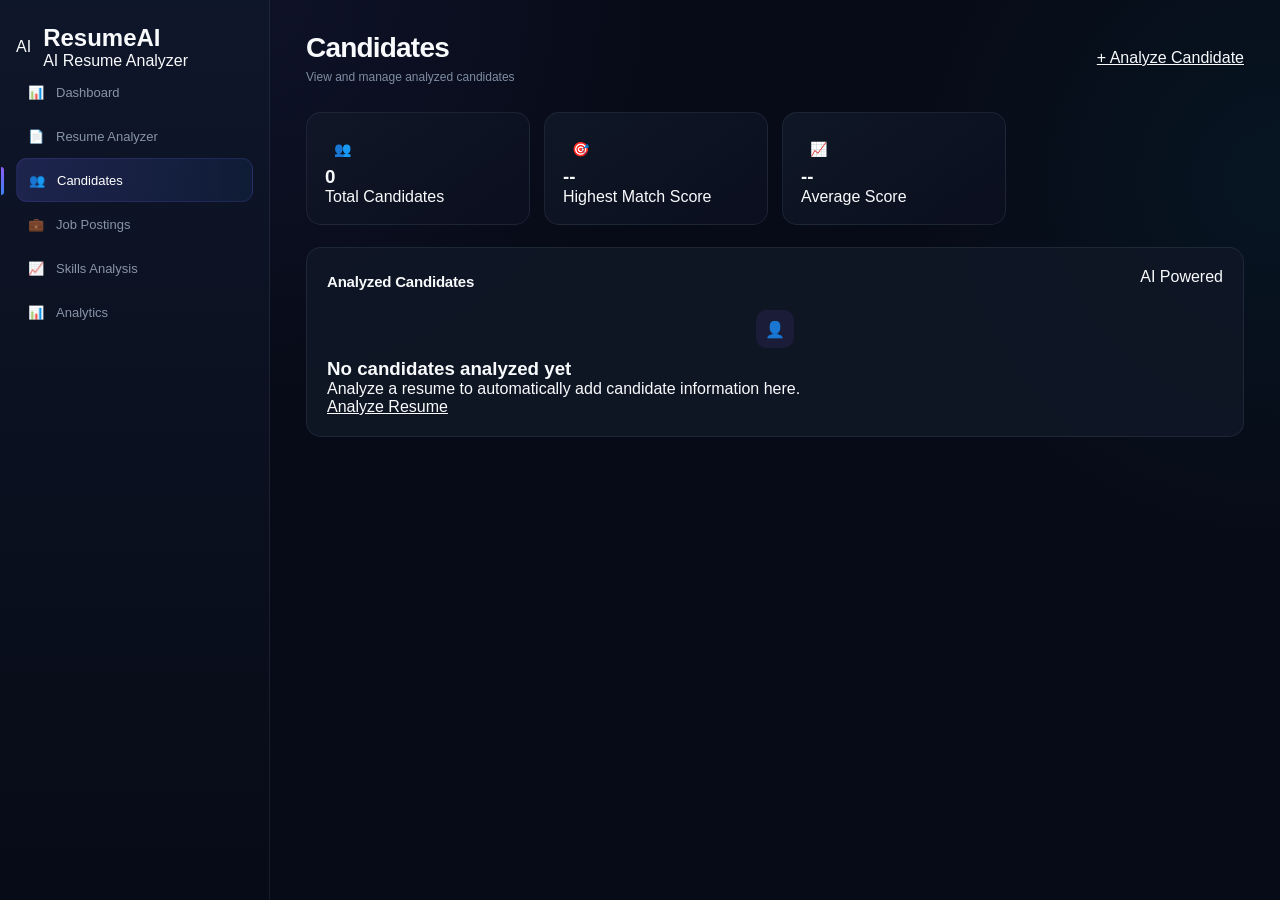
<file: candidates.html>
<!DOCTYPE html>
<html lang="en">

<head>
    <meta charset="UTF-8">
    <meta name="viewport" content="width=device-width, initial-scale=1.0">

    <title>ResumeAI | Candidates</title>

    <link rel="stylesheet" href="style.css">
</head>

<body>

    <div class="dashboard-container">

        <!-- SIDEBAR -->

        <aside class="sidebar">

            <div class="logo">

                <div class="logo-icon">
                    AI
                </div>

                <div>
                    <h2>ResumeAI</h2>
                    <p>AI Resume Analyzer</p>
                </div>

            </div>


            <div class="nav-menu">

                <a href="index.html" class="nav-item">
                    <span>📊</span>
                    <span>Dashboard</span>
                </a>

                <a href="analyzer.html" class="nav-item">
                    <span>📄</span>
                    <span>Resume Analyzer</span>
                </a>

                <a href="candidates.html" class="nav-item active">
                    <span>👥</span>
                    <span>Candidates</span>
                </a>

                <a href="jobs.html" class="nav-item">
                    <span>💼</span>
                    <span>Job Postings</span>
                </a>

                <a href="skills.html" class="nav-item">
                    <span>📈</span>
                    <span>Skills Analysis</span>
                </a>

                <a href="analytics.html" class="nav-item">
                    <span>📊</span>
                    <span>Analytics</span>
                </a>

            </div>

        </aside>


        <!-- MAIN CONTENT -->

        <main class="main-content">

            <div class="top-header">

                <div>
                    <h1>Candidates</h1>
                    <p>View and manage analyzed candidates</p>
                </div>

                <a href="analyzer.html" class="primary-btn">
                    + Analyze Candidate
                </a>

            </div>


            <!-- CANDIDATE SUMMARY -->

            <div class="stats-grid">

                <div class="stat-card">

                    <div class="stat-icon">
                        👥
                    </div>

                    <h3 id="candidateCount">0</h3>

                    <p>Total Candidates</p>

                </div>


                <div class="stat-card">

                    <div class="stat-icon">
                        🎯
                    </div>

                    <h3 id="topScore">--</h3>

                    <p>Highest Match Score</p>

                </div>


                <div class="stat-card">

                    <div class="stat-icon">
                        📈
                    </div>

                    <h3 id="averageCandidateScore">--</h3>

                    <p>Average Score</p>

                </div>

            </div>


            <!-- CANDIDATES TABLE -->

            <div class="card candidates-card">

                <div class="card-header">

                    <h2>Analyzed Candidates</h2>

                    <span class="candidate-status">
                        AI Powered
                    </span>

                </div>


                <div id="candidateList">

                    <div class="empty-state">

                        <div class="empty-icon">
                            👤
                        </div>

                        <h3>No candidates analyzed yet</h3>

                        <p>
                            Analyze a resume to automatically add
                            candidate information here.
                        </p>

                        <a href="analyzer.html" class="primary-btn">
                            Analyze Resume
                        </a>

                    </div>

                </div>

            </div>

        </main>

    </div>


    <script src="script.js"></script>

</body>

</html>
</file>
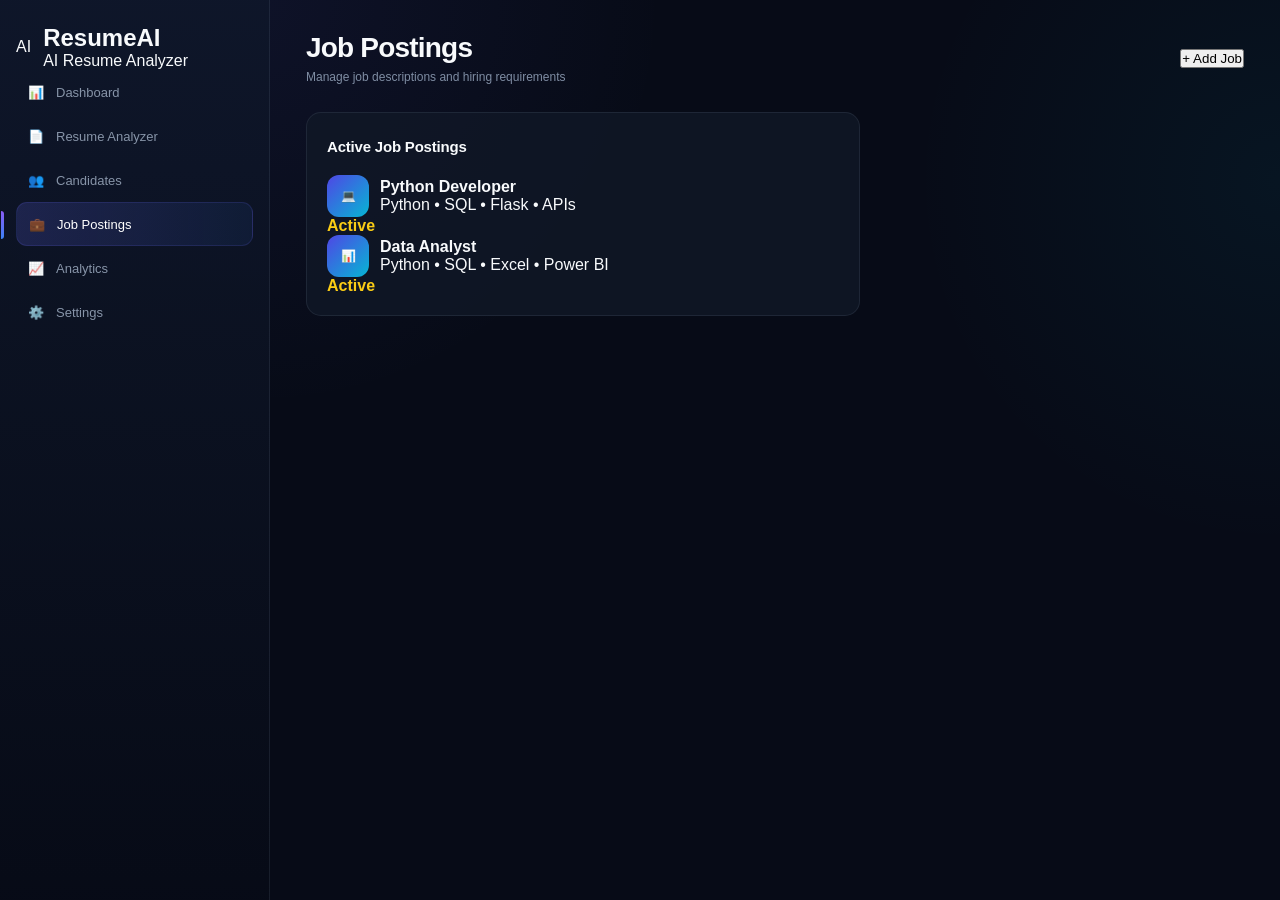
<file: jobs.html>
<!DOCTYPE html>
<html lang="en">

<head>
    <meta charset="UTF-8">
    <meta name="viewport" content="width=device-width, initial-scale=1.0">

    <title>ResumeAI | Job Postings</title>

    <link rel="stylesheet" href="style.css">
</head>

<body>

<div class="dashboard-container">

    <!-- SIDEBAR -->
    <aside class="sidebar">

        <div class="logo">

            <div class="logo-icon">AI</div>

            <div>
                <h2>ResumeAI</h2>
                <p>AI Resume Analyzer</p>
            </div>

        </div>

        <div class="nav-menu">

            <a href="index.html" class="nav-item">
                <span>📊</span>
                <span>Dashboard</span>
            </a>

            <a href="analyzer.html" class="nav-item">
                <span>📄</span>
                <span>Resume Analyzer</span>
            </a>

            <a href="candidates.html" class="nav-item">
                <span>👥</span>
                <span>Candidates</span>
            </a>

            <a href="jobs.html" class="nav-item active">
                <span>💼</span>
                <span>Job Postings</span>
            </a>

            <a href="analytics.html" class="nav-item">
                <span>📈</span>
                <span>Analytics</span>
            </a>

            <a href="settings.html" class="nav-item">
                <span>⚙️</span>
                <span>Settings</span>
            </a>

        </div>

    </aside>


    <!-- MAIN -->
    <main class="main-content">

        <div class="top-header">

            <div>
                <h1>Job Postings</h1>
                <p>Manage job descriptions and hiring requirements</p>
            </div>

            <button class="analyze-btn" style="width: auto; margin: 0;">
                + Add Job
            </button>

        </div>


        <div class="content-grid">

            <div class="card">

                <div class="card-header">
                    <h2>Active Job Postings</h2>
                </div>

                <div class="analysis-item">

                    <div class="candidate-info">

                        <div class="avatar">💻</div>

                        <div>
                            <h4>Python Developer</h4>
                            <span>Python • SQL • Flask • APIs</span>
                        </div>

                    </div>

                    <span class="score medium">
                        Active
                    </span>

                </div>


                <div class="analysis-item">

                    <div class="candidate-info">

                        <div class="avatar">📊</div>

                        <div>
                            <h4>Data Analyst</h4>
                            <span>Python • SQL • Excel • Power BI</span>
                        </div>

                    </div>

                    <span class="score medium">
                        Active
                    </span>

                </div>

            </div>

        </div>

    </main>

</div>

<script src="script.js"></script>

</body>
</html>
</file>
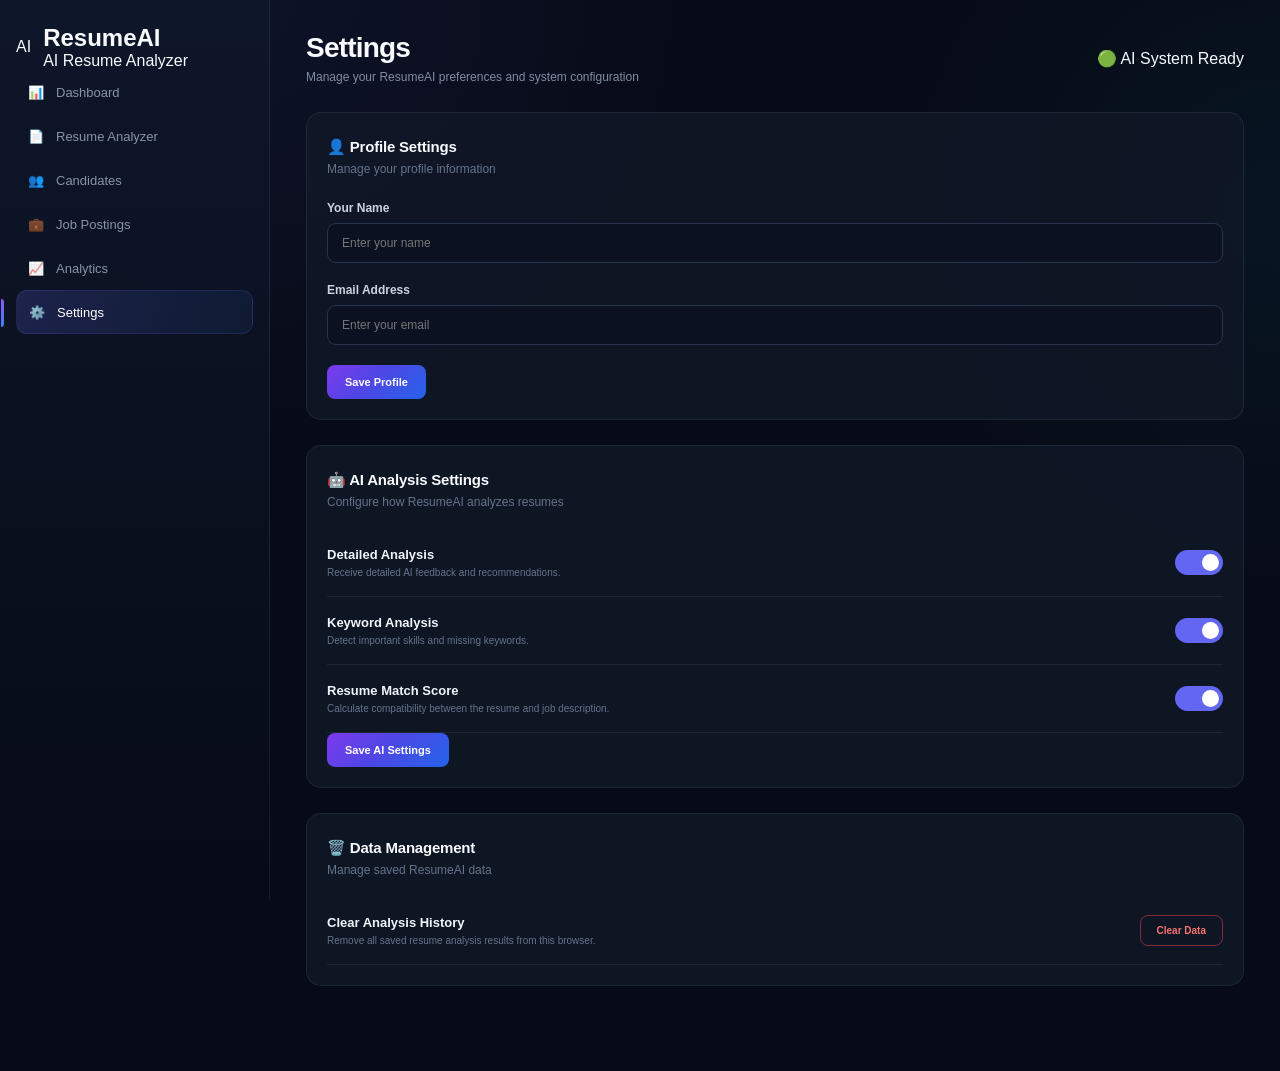
<file: settings.html>
<!DOCTYPE html>
<html lang="en">

<head>
    <meta charset="UTF-8">
    <meta name="viewport" content="width=device-width, initial-scale=1.0">

    <title>ResumeAI | Settings</title>

    <link rel="stylesheet" href="style.css">
</head>

<body>

    <div class="dashboard-container">

        <!-- SIDEBAR -->
        <aside class="sidebar">

            <div class="logo">

                <div class="logo-icon">
                    AI
                </div>

                <div>
                    <h2>ResumeAI</h2>
                    <p>AI Resume Analyzer</p>
                </div>

            </div>


            <div class="nav-menu">

                <a href="index.html" class="nav-item">
                    <span>📊</span>
                    <span>Dashboard</span>
                </a>

                <a href="analyzer.html" class="nav-item">
                    <span>📄</span>
                    <span>Resume Analyzer</span>
                </a>

                <a href="candidates.html" class="nav-item">
                    <span>👥</span>
                    <span>Candidates</span>
                </a>

                <a href="job-postings.html" class="nav-item">
                    <span>💼</span>
                    <span>Job Postings</span>
                </a>

                <a href="analytics.html" class="nav-item">
                    <span>📈</span>
                    <span>Analytics</span>
                </a>

                <a href="settings.html" class="nav-item active">
                    <span>⚙️</span>
                    <span>Settings</span>
                </a>

            </div>

        </aside>


        <!-- MAIN CONTENT -->

        <main class="main-content">

            <div class="top-header">

                <div>
                    <h1>Settings</h1>
                    <p>Manage your ResumeAI preferences and system configuration</p>
                </div>

                <div class="header-actions">

                    <div class="status">
                        🟢 AI System Ready
                    </div>

                </div>

            </div>


            <!-- PROFILE SETTINGS -->

            <div class="card settings-card">

                <div class="card-header">

                    <div>
                        <h2>👤 Profile Settings</h2>
                        <p class="settings-description">
                            Manage your profile information
                        </p>
                    </div>

                </div>


                <div class="settings-form">

                    <div class="input-group">

                        <label>Your Name</label>

                        <input
                            type="text"
                            id="userName"
                            placeholder="Enter your name"
                        >

                    </div>


                    <div class="input-group">

                        <label>Email Address</label>

                        <input
                            type="email"
                            id="userEmail"
                            placeholder="Enter your email"
                        >

                    </div>


                    <button
                        class="save-btn"
                        onclick="saveProfile()"
                    >
                        Save Profile
                    </button>

                </div>

            </div>



            <!-- ANALYSIS SETTINGS -->

            <div class="card settings-card">

                <div class="card-header">

                    <div>
                        <h2>🤖 AI Analysis Settings</h2>

                        <p class="settings-description">
                            Configure how ResumeAI analyzes resumes
                        </p>
                    </div>

                </div>


                <div class="setting-option">

                    <div>

                        <h3>Detailed Analysis</h3>

                        <p>
                            Receive detailed AI feedback and recommendations.
                        </p>

                    </div>

                    <label class="switch">

                        <input
                            type="checkbox"
                            id="detailedAnalysis"
                            checked
                        >

                        <span class="slider"></span>

                    </label>

                </div>


                <div class="setting-option">

                    <div>

                        <h3>Keyword Analysis</h3>

                        <p>
                            Detect important skills and missing keywords.
                        </p>

                    </div>

                    <label class="switch">

                        <input
                            type="checkbox"
                            id="keywordAnalysis"
                            checked
                        >

                        <span class="slider"></span>

                    </label>

                </div>


                <div class="setting-option">

                    <div>

                        <h3>Resume Match Score</h3>

                        <p>
                            Calculate compatibility between the resume and job description.
                        </p>

                    </div>

                    <label class="switch">

                        <input
                            type="checkbox"
                            id="matchScore"
                            checked
                        >

                        <span class="slider"></span>

                    </label>

                </div>


                <button
                    class="save-btn"
                    onclick="saveAISettings()"
                >
                    Save AI Settings
                </button>

            </div>



            <!-- DATA SETTINGS -->

            <div class="card settings-card danger-card">

                <div class="card-header">

                    <div>

                        <h2>🗑️ Data Management</h2>

                        <p class="settings-description">
                            Manage saved ResumeAI data
                        </p>

                    </div>

                </div>


                <div class="setting-option">

                    <div>

                        <h3>Clear Analysis History</h3>

                        <p>
                            Remove all saved resume analysis results from this browser.
                        </p>

                    </div>


                    <button
                        class="danger-btn"
                        onclick="clearData()"
                    >
                        Clear Data
                    </button>

                </div>

            </div>


        </main>

    </div>


    <script src="script.js"></script>

</body>

</html>
</file>
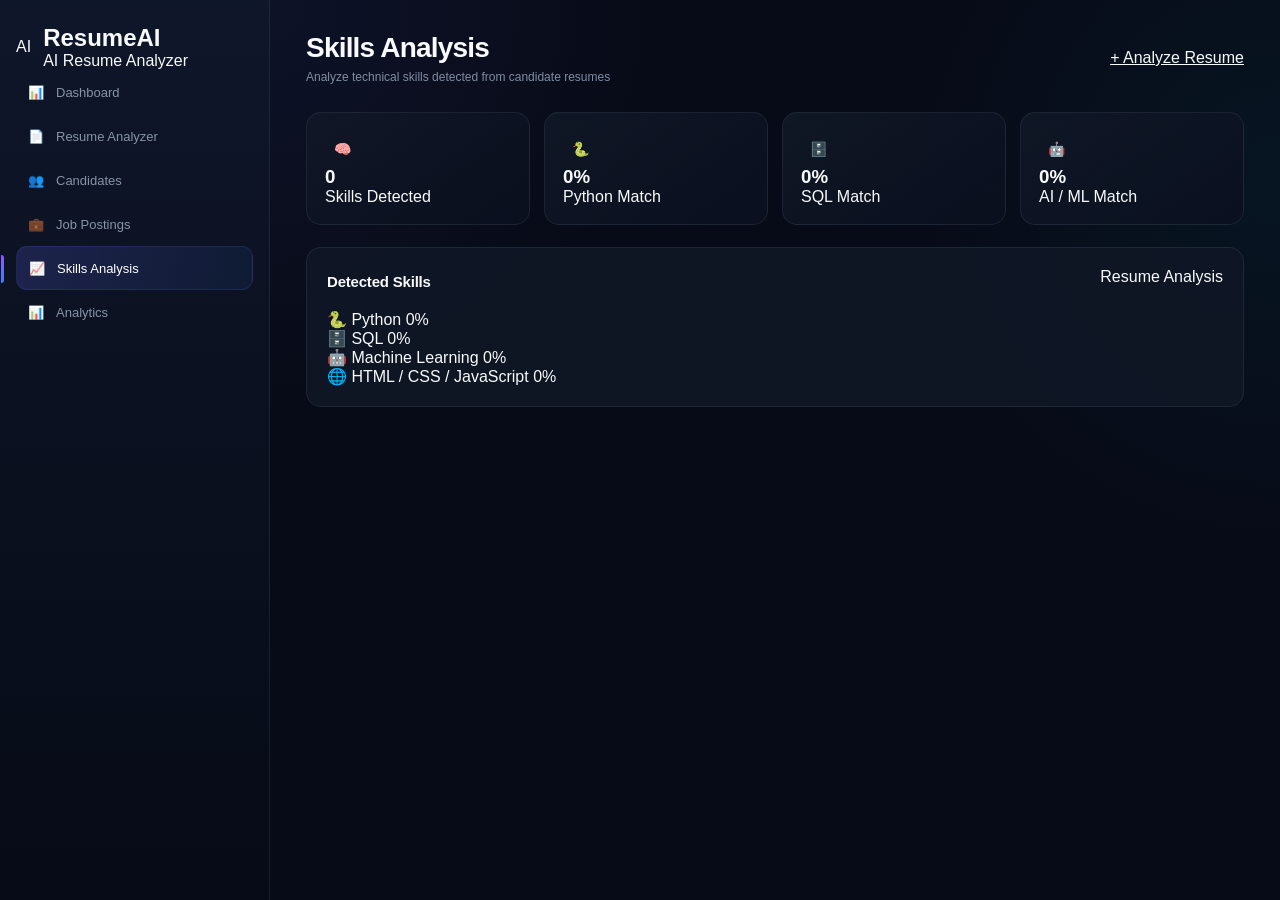
<file: skills.html>
<!DOCTYPE html>
<html lang="en">

<head>

    <meta charset="UTF-8">

    <meta name="viewport" content="width=device-width, initial-scale=1.0">

    <title>ResumeAI | Skills Analysis</title>

    <link rel="stylesheet" href="style.css">

</head>


<body>


<div class="dashboard-container">


    <!-- SIDEBAR -->

    <aside class="sidebar">


        <div class="logo">

            <div class="logo-icon">
                AI
            </div>

            <div>

                <h2>ResumeAI</h2>

                <p>AI Resume Analyzer</p>

            </div>

        </div>



        <div class="nav-menu">


            <a href="index.html" class="nav-item">

                <span>📊</span>

                <span>Dashboard</span>

            </a>


            <a href="analyzer.html" class="nav-item">

                <span>📄</span>

                <span>Resume Analyzer</span>

            </a>


            <a href="candidates.html" class="nav-item">

                <span>👥</span>

                <span>Candidates</span>

            </a>


            <a href="jobs.html" class="nav-item">

                <span>💼</span>

                <span>Job Postings</span>

            </a>


            <a href="skills.html" class="nav-item active">

                <span>📈</span>

                <span>Skills Analysis</span>

            </a>


            <a href="analytics.html" class="nav-item">

                <span>📊</span>

                <span>Analytics</span>

            </a>


        </div>


    </aside>



    <!-- MAIN CONTENT -->

    <main class="main-content">


        <div class="top-header">


            <div>

                <h1>Skills Analysis</h1>

                <p>
                    Analyze technical skills detected from candidate resumes
                </p>

            </div>


            <a href="analyzer.html" class="primary-btn">

                + Analyze Resume

            </a>


        </div>



        <!-- SKILL OVERVIEW -->

        <div class="stats-grid">


            <div class="stat-card">

                <div class="stat-icon">
                    🧠
                </div>

                <h3 id="totalSkills">
                    0
                </h3>

                <p>
                    Skills Detected
                </p>

            </div>



            <div class="stat-card">

                <div class="stat-icon">
                    🐍
                </div>

                <h3 id="pythonSkill">
                    0%
                </h3>

                <p>
                    Python Match
                </p>

            </div>



            <div class="stat-card">

                <div class="stat-icon">
                    🗄️
                </div>

                <h3 id="sqlSkill">
                    0%
                </h3>

                <p>
                    SQL Match
                </p>

            </div>



            <div class="stat-card">

                <div class="stat-icon">
                    🤖
                </div>

                <h3 id="mlSkill">
                    0%
                </h3>

                <p>
                    AI / ML Match
                </p>

            </div>


        </div>



        <!-- SKILLS -->

        <div class="card skills-page-card">


            <div class="card-header">

                <h2>
                    Detected Skills
                </h2>

                <span class="candidate-status">
                    Resume Analysis
                </span>

            </div>



            <div class="skill">


                <div class="skill-info">

                    <span>
                        🐍 Python
                    </span>

                    <span id="pythonPercent">
                        0%
                    </span>

                </div>


                <div class="progress">

                    <div
                        class="progress-bar"
                        id="pythonProgress"
                        style="width: 0%">
                    </div>

                </div>


            </div>



            <div class="skill">


                <div class="skill-info">

                    <span>
                        🗄️ SQL
                    </span>

                    <span id="sqlPercent">
                        0%
                    </span>

                </div>


                <div class="progress">

                    <div
                        class="progress-bar"
                        id="sqlProgress"
                        style="width: 0%">
                    </div>

                </div>


            </div>



            <div class="skill">


                <div class="skill-info">

                    <span>
                        🤖 Machine Learning
                    </span>

                    <span id="mlPercent">
                        0%
                    </span>

                </div>


                <div class="progress">

                    <div
                        class="progress-bar"
                        id="mlProgress"
                        style="width: 0%">
                    </div>

                </div>


            </div>



            <div class="skill">


                <div class="skill-info">

                    <span>
                        🌐 HTML / CSS / JavaScript
                    </span>

                    <span id="webPercent">
                        0%
                    </span>

                </div>


                <div class="progress">

                    <div
                        class="progress-bar"
                        id="webProgress"
                        style="width: 0%">
                    </div>

                </div>


            </div>


        </div>


    </main>


</div>


<script src="script.js"></script>

</body>

</html>
</file>
<file: style.css>
/*@import url('https://fonts.googleapis.com/css2?family=Inter:wght@400;500;600;700;800&display=swap');


/* =========================================================
   GLOBAL
========================================================= */

* {
    margin: 0;
    padding: 0;
    box-sizing: border-box;
}

:root {
    --bg: #070b17;
    --bg-secondary: #0b1020;
    --sidebar: #090e1c;
    --card: rgba(17, 24, 39, 0.78);
    --card-solid: #111827;

    --border: rgba(148, 163, 184, 0.12);
    --border-hover: rgba(99, 102, 241, 0.45);

    --text: #f8fafc;
    --text-secondary: #cbd5e1;
    --text-muted: #7f8da3;

    --purple: #8b5cf6;
    --purple-light: #a78bfa;
    --blue: #3b82f6;
    --cyan: #06b6d4;
    --green: #22c55e;
    --orange: #f59e0b;
    --red: #ef4444;

    --gradient:
        linear-gradient(
            135deg,
            #7c3aed 0%,
            #4f46e5 45%,
            #2563eb 100%
        );

    --gradient-cyan:
        linear-gradient(
            135deg,
            #8b5cf6,
            #3b82f6,
            #06b6d4
        );

    --shadow:
        0 20px 60px rgba(0, 0, 0, 0.28);
}

html {
    scroll-behavior: smooth;
}

body {
    font-family: "Inter", sans-serif;
    background:
        radial-gradient(
            circle at 20% 0%,
            rgba(99, 102, 241, 0.08),
            transparent 30%
        ),
        radial-gradient(
            circle at 100% 20%,
            rgba(6, 182, 212, 0.06),
            transparent 25%
        ),
        var(--bg);

    color: var(--text);
    min-height: 100vh;
}

a {
    color: inherit;
}

button,
input,
textarea,
select {
    font-family: inherit;
}


/* =========================================================
   APP LAYOUT
========================================================= */

.app {
    display: flex;
    min-height: 100vh;
}


/* =========================================================
   SIDEBAR
========================================================= */

.sidebar {
    position: fixed;
    left: 0;
    top: 0;

    width: 270px;
    height: 100vh;

    padding: 24px 16px;

    background:
        linear-gradient(
            180deg,
            rgba(15, 23, 42, 0.96),
            rgba(7, 11, 23, 0.98)
        );

    border-right: 1px solid var(--border);

    display: flex;
    flex-direction: column;

    z-index: 100;
}


/* BRAND */

.brand {
    display: flex;
    align-items: center;

    gap: 12px;

    padding: 4px 10px;

    margin-bottom: 34px;
}

.brand-icon {
    width: 44px;
    height: 44px;

    border-radius: 13px;

    display: flex;
    align-items: center;
    justify-content: center;

    font-size: 22px;
    font-weight: 800;

    background: var(--gradient);

    box-shadow:
        0 10px 30px rgba(99, 102, 241, 0.28);
}

.brand-text h2 {
    font-size: 18px;
    font-weight: 800;

    letter-spacing: -0.4px;
}

.brand-text span {
    display: block;

    margin-top: 3px;

    color: var(--text-muted);

    font-size: 10px;

    letter-spacing: 0.3px;
}


/* WORKSPACE */

.workspace {
    margin-bottom: 28px;
}

.workspace-label,
.nav-label,
.card-eyebrow {
    display: block;

    color: #64748b;

    font-size: 10px;
    font-weight: 700;

    letter-spacing: 1.2px;
}

.workspace-label {
    padding: 0 11px;
    margin-bottom: 9px;
}

.workspace-box {
    display: flex;
    align-items: center;

    gap: 9px;

    padding: 11px;

    border: 1px solid var(--border);

    border-radius: 12px;

    background: rgba(30, 41, 59, 0.35);
}

.workspace-avatar {
    width: 30px;
    height: 30px;

    border-radius: 9px;

    display: flex;
    align-items: center;
    justify-content: center;

    background: rgba(99, 102, 241, 0.15);

    color: #a78bfa;

    font-size: 11px;
    font-weight: 700;
}

.workspace-box strong {
    display: block;

    font-size: 11px;
    font-weight: 600;
}

.workspace-box small {
    display: block;

    margin-top: 2px;

    color: var(--text-muted);

    font-size: 9px;
}

.workspace-arrow {
    margin-left: auto;

    color: #64748b;

    font-size: 18px;
}


/* NAVIGATION */

.navigation {
    display: flex;
    flex-direction: column;

    gap: 5px;
}

.nav-label {
    padding: 0 11px;
    margin-bottom: 8px;
}

.nav-item {
    position: relative;

    display: flex;
    align-items: center;

    gap: 12px;

    min-height: 44px;

    padding: 11px 12px;

    border-radius: 11px;

    text-decoration: none;

    color: #8794a8;

    font-size: 13px;
    font-weight: 500;

    transition:
        background 0.25s ease,
        color 0.25s ease,
        transform 0.25s ease;
}

.nav-item:hover {
    background: rgba(99, 102, 241, 0.08);

    color: #f8fafc;

    transform: translateX(2px);
}

.nav-item.active {
    color: white;

    background:
        linear-gradient(
            90deg,
            rgba(99, 102, 241, 0.2),
            rgba(59, 130, 246, 0.08)
        );

    border: 1px solid rgba(99, 102, 241, 0.16);
}

.nav-item.active::before {
    content: "";

    position: absolute;

    left: -16px;

    top: 8px;

    width: 3px;
    height: 28px;

    border-radius: 0 5px 5px 0;

    background: linear-gradient(
        180deg,
        #8b5cf6,
        #3b82f6
    );
}

.nav-icon {
    width: 22px;

    text-align: center;

    font-size: 16px;

    color: #718096;
}

.nav-item.active .nav-icon {
    color: #a78bfa;
}

.nav-badge {
    margin-left: auto;

    padding: 3px 6px;

    border-radius: 5px;

    color: #c4b5fd;

    background: rgba(139, 92, 246, 0.14);

    font-size: 8px;
    font-weight: 800;

    letter-spacing: 0.5px;
}


/* SIDEBAR BOTTOM */

.sidebar-bottom {
    margin-top: auto;
}

.sidebar-bottom > .nav-item {
    margin-bottom: 12px;
}

.sidebar-profile {
    display: flex;
    align-items: center;

    gap: 10px;

    padding: 12px;

    border-top: 1px solid var(--border);
}

.profile-avatar {
    width: 34px;
    height: 34px;

    border-radius: 50%;

    display: flex;
    align-items: center;
    justify-content: center;

    background:
        linear-gradient(
            135deg,
            #4f46e5,
            #06b6d4
        );

    font-size: 10px;
    font-weight: 700;
}

.profile-info {
    min-width: 0;
}

.profile-info strong {
    display: block;

    font-size: 11px;
}

.profile-info span {
    display: block;

    margin-top: 3px;

    color: var(--text-muted);

    font-size: 9px;
}

.profile-menu {
    margin-left: auto;

    color: #64748b;
}


/* =========================================================
   MAIN CONTENT
========================================================= */

.main-content {
    width: calc(100% - 270px);

    margin-left: 270px;

    padding: 32px 36px 45px;

    max-width: 1800px;
}


/* =========================================================
   HEADER
========================================================= */

.top-header {
    display: flex;
    align-items: center;
    justify-content: space-between;

    gap: 25px;

    margin-bottom: 28px;
}

.header-left {
    display: flex;
    align-items: center;

    gap: 15px;
}

.breadcrumb {
    margin-bottom: 7px;

    color: #64748b;

    font-size: 10px;
}

.top-header h1 {
    font-size: 28px;
    font-weight: 800;

    letter-spacing: -0.8px;
}

.top-header p {
    margin-top: 6px;

    color: var(--text-muted);

    font-size: 12px;
}

.header-actions {
    display: flex;
    align-items: center;

    gap: 10px;
}

.system-status {
    display: flex;
    align-items: center;

    gap: 8px;

    padding: 9px 12px;

    border-radius: 9px;

    border: 1px solid rgba(34, 197, 94, 0.15);

    background: rgba(34, 197, 94, 0.05);

    color: #86efac;

    font-size: 10px;
}

.status-dot {
    width: 7px;
    height: 7px;

    border-radius: 50%;

    background: #22c55e;

    box-shadow:
        0 0 10px rgba(34, 197, 94, 0.8);

    animation: pulse 2s infinite;
}

@keyframes pulse {
    0%,
    100% {
        opacity: 1;
    }

    50% {
        opacity: 0.45;
    }
}

.icon-button {
    width: 38px;
    height: 38px;

    border: 1px solid var(--border);

    border-radius: 9px;

    background: rgba(17, 24, 39, 0.75);

    color: #94a3b8;

    cursor: pointer;

    transition: 0.25s;
}

.icon-button:hover {
    color: white;

    border-color: var(--border-hover);

    transform: rotate(45deg);
}

.primary-button,
.hero-button {
    display: inline-flex;
    align-items: center;
    justify-content: center;

    gap: 8px;

    border: none;

    text-decoration: none;

    cursor: pointer;

    background: var(--gradient);

    color: white;

    font-size: 11px;
    font-weight: 700;

    border-radius: 9px;

    box-shadow:
        0 8px 25px rgba(79, 70, 229, 0.22);

    transition: 0.25s;
}

.primary-button {
    min-height: 38px;

    padding: 0 15px;
}

.primary-button:hover,
.hero-button:hover {
    transform: translateY(-2px);

    box-shadow:
        0 12px 30px rgba(79, 70, 229, 0.32);
}

.mobile-menu {
    display: none;
}


/* =========================================================
   HERO CARD
========================================================= */

.hero-card {
    position: relative;

    min-height: 270px;

    display: flex;

    overflow: hidden;

    margin-bottom: 22px;

    padding: 38px;

    border: 1px solid rgba(139, 92, 246, 0.18);

    border-radius: 20px;

    background:
        radial-gradient(
            circle at 80% 50%,
            rgba(99, 102, 241, 0.22),
            transparent 30%
        ),
        linear-gradient(
            135deg,
            #111936 0%,
            #10152d 50%,
            #0d1931 100%
        );

    box-shadow: var(--shadow);
}

.hero-content {
    position: relative;

    z-index: 2;

    width: 60%;
}

.hero-badge {
    display: inline-flex;
    align-items: center;

    gap: 7px;

    padding: 6px 9px;

    border: 1px solid rgba(167, 139, 250, 0.2);

    border-radius: 7px;

    color: #c4b5fd;

    background: rgba(139, 92, 246, 0.08);

    font-size: 8px;
    font-weight: 800;

    letter-spacing: 0.8px;
}

.hero-badge span {
    color: #a78bfa;
}

.hero-content h2 {
    max-width: 600px;

    margin-top: 18px;

    font-size: 31px;
    line-height: 1.15;

    letter-spacing: -1.2px;
}

.hero-content h2 span {
    background:
        linear-gradient(
            90deg,
            #a78bfa,
            #60a5fa,
            #22d3ee
        );

    -webkit-background-clip: text;
    background-clip: text;

    color: transparent;
}

.hero-content p {
    max-width: 600px;

    margin-top: 13px;

    color: #94a3b8;

    font-size: 12px;

    line-height: 1.7;
}

.hero-actions {
    display: flex;

    gap: 10px;

    margin-top: 22px;
}

.hero-button {
    padding: 11px 16px;
}

.secondary-button {
    display: inline-flex;
    align-items: center;
    justify-content: center;

    padding: 10px 15px;

    border: 1px solid var(--border);

    border-radius: 9px;

    background: rgba(255, 255, 255, 0.025);

    color: #cbd5e1;

    font-size: 10px;
    font-weight: 600;

    text-decoration: none;

    transition: 0.25s;
}

.secondary-button:hover {
    background: rgba(255, 255, 255, 0.06);

    border-color: rgba(148, 163, 184, 0.25);

    color: white;
}


/* HERO VISUAL */

.hero-visual {
    position: absolute;

    right: 50px;
    top: 0;

    width: 340px;
    height: 100%;

    display: flex;
    align-items: center;
    justify-content: center;
}

.glow {
    position: absolute;

    border-radius: 50%;

    filter: blur(40px);
}

.glow-one {
    width: 180px;
    height: 180px;

    background: rgba(99, 102, 241, 0.17);

    top: 40px;
    right: 40px;
}

.glow-two {
    width: 120px;
    height: 120px;

    background: rgba(6, 182, 212, 0.12);

    bottom: 20px;
    left: 50px;
}

.score-preview {
    position: relative;

    width: 230px;

    padding: 17px;

    border: 1px solid rgba(148, 163, 184, 0.16);

    border-radius: 16px;

    background:
        linear-gradient(
            145deg,
            rgba(30, 41, 59, 0.82),
            rgba(15, 23, 42, 0.9)
        );

    backdrop-filter: blur(20px);

    box-shadow:
        0 25px 60px rgba(0, 0, 0, 0.4);

    transform: rotate(2deg);
}

.score-header {
    display: flex;
    justify-content: space-between;

    color: #94a3b8;

    font-size: 9px;
}

.score-status {
    padding: 3px 6px;

    border-radius: 5px;

    color: #c4b5fd;

    background: rgba(139, 92, 246, 0.12);

    font-size: 7px;
    font-weight: 800;
}

.score-circle {
    width: 125px;
    height: 125px;

    margin: 15px auto;

    border-radius: 50%;

    display: flex;
    align-items: center;
    justify-content: center;

    background:
        radial-gradient(
            circle,
            #101827 56%,
            transparent 58%
        ),
        conic-gradient(
            #8b5cf6 0deg,
            #3b82f6 260deg,
            #1e293b 260deg
        );

    box-shadow:
        0 0 35px rgba(99, 102, 241, 0.15);
}

.score-circle strong {
    font-size: 35px;
    font-weight: 800;
}

.score-circle span {
    color: #64748b;

    font-size: 10px;
}

.score-footer {
    display: flex;
    flex-direction: column;

    gap: 4px;

    text-align: center;
}

.score-footer strong {
    color: #86efac;

    font-size: 11px;
}

.score-footer span {
    color: #64748b;

    font-size: 8px;
}


/* =========================================================
   STAT CARDS
========================================================= */

.stats-grid {
    display: grid;

    grid-template-columns:
        repeat(4, minmax(0, 1fr));

    gap: 14px;

    margin-bottom: 22px;
}

.stat-card {
    padding: 18px;

    border: 1px solid var(--border);

    border-radius: 15px;

    background:
        linear-gradient(
            145deg,
            rgba(17, 24, 39, 0.9),
            rgba(11, 16, 32, 0.85)
        );

    transition: 0.25s;

    overflow: hidden;
}

.stat-card:hover {
    transform: translateY(-3px);

    border-color: var(--border-hover);

    box-shadow:
        0 15px 40px rgba(0, 0, 0, 0.18);
}

.stat-top {
    display: flex;
    align-items: center;
    justify-content: space-between;

    margin-bottom: 15px;
}

.stat-icon {
    width: 35px;
    height: 35px;

    display: flex;
    align-items: center;
    justify-content: center;

    border-radius: 9px;

    font-size: 14px;
}

.stat-icon.purple {
    color: #c4b5fd;
    background: rgba(139, 92, 246, 0.13);
}

.stat-icon.blue {
    color: #93c5fd;
    background: rgba(59, 130, 246, 0.13);
}

.stat-icon.green {
    color: #86efac;
    background: rgba(34, 197, 94, 0.1);
}

.stat-icon.orange {
    color: #fcd34d;
    background: rgba(245, 158, 11, 0.1);
}

.stat-trend {
    font-size: 9px;
    font-weight: 700;
}

.stat-trend.positive {
    color: #4ade80;
}

.ai-live {
    padding: 3px 6px;

    border-radius: 5px;

    color: #67e8f9;

    background: rgba(6, 182, 212, 0.08);

    font-size: 7px;
    font-weight: 800;
}

.stat-value {
    font-size: 25px;
    font-weight: 800;

    letter-spacing: -0.8px;
}

.stat-label {
    margin-top: 4px;

    color: #dbeafe;

    font-size: 11px;
    font-weight: 600;
}

.stat-description {
    margin-top: 5px;

    color: #64748b;

    font-size: 9px;
}


/* =========================================================
   DASHBOARD GRID
========================================================= */

.dashboard-grid {
    display: grid;

    grid-template-columns:
        minmax(0, 1.35fr)
        minmax(300px, 0.8fr);

    gap: 14px;

    margin-bottom: 24px;
}

.dashboard-card {
    min-width: 0;

    padding: 20px;

    border: 1px solid var(--border);

    border-radius: 15px;

    background:
        linear-gradient(
            145deg,
            rgba(17, 24, 39, 0.9),
            rgba(11, 16, 32, 0.85)
        );

    box-shadow:
        0 10px 35px rgba(0, 0, 0, 0.12);
}

.card-header {
    display: flex;
    justify-content: space-between;
    align-items: flex-start;

    gap: 15px;

    margin-bottom: 20px;
}

.card-header h2 {
    margin-top: 5px;

    font-size: 15px;
    font-weight: 700;

    letter-spacing: -0.2px;
}

.card-link {
    color: #a78bfa;

    font-size: 9px;
    font-weight: 600;

    text-decoration: none;

    white-space: nowrap;
}

.card-link:hover {
    color: #c4b5fd;
}

.more-button {
    border: none;

    background: transparent;

    color: #64748b;

    font-size: 18px;

    cursor: pointer;
}


/* =========================================================
   RECENT ANALYSIS
========================================================= */

.recent-analysis {
    display: flex;
    align-items: center;
    justify-content: space-between;

    padding: 15px;

    border: 1px solid var(--border);

    border-radius: 12px;

    background: rgba(15, 23, 42, 0.45);
}

.candidate-info {
    display: flex;
    align-items: center;

    gap: 11px;
}

.candidate-avatar,
.avatar {
    width: 42px;
    height: 42px;

    flex-shrink: 0;

    display: flex;
    align-items: center;
    justify-content: center;

    border-radius: 12px;

    background:
        linear-gradient(
            135deg,
            #4f46e5,
            #06b6d4
        );

    color: white;

    font-size: 12px;
    font-weight: 800;
}

.candidate-details h3 {
    font-size: 12px;
}

.candidate-details p {
    margin-top: 4px;

    color: #64748b;

    font-size: 9px;
}

.analysis-meta {
    display: flex;

    gap: 12px;

    margin-top: 7px;

    color: #475569;

    font-size: 8px;
}

.analysis-score {
    text-align: right;
}

.score-label {
    display: block;

    margin-bottom: 4px;

    color: #64748b;

    font-size: 7px;
    font-weight: 700;

    letter-spacing: 0.8px;
}

.score {
    font-size: 16px;
    font-weight: 800;
}

.score.high {
    color: #4ade80;
}

.score.medium {
    color: #facc15;
}

.empty-analysis {
    margin-top: 14px;

    padding: 22px;

    text-align: center;

    border: 1px dashed rgba(148, 163, 184, 0.16);

    border-radius: 12px;
}

.empty-icon {
    width: 38px;
    height: 38px;

    margin: 0 auto 10px;

    display: flex;
    align-items: center;
    justify-content: center;

    border-radius: 10px;

    color: #c4b5fd;

    background: rgba(139, 92, 246, 0.1);
}

.empty-analysis h3 {
    font-size: 11px;
}

.empty-analysis p {
    max-width: 330px;

    margin: 6px auto 13px;

    color: #64748b;

    font-size: 9px;

    line-height: 1.6;
}


/* =========================================================
   ATS OVERVIEW
========================================================= */

.ats-content {
    display: flex;
    flex-direction: column;

    gap: 20px;
}

.mini-score {
    display: flex;
    align-items: center;

    gap: 15px;
}

.mini-score-circle {
    width: 74px;
    height: 74px;

    flex-shrink: 0;

    display: flex;
    align-items: center;
    justify-content: center;

    border-radius: 50%;

    background:
        radial-gradient(
            circle,
            #111827 57%,
            transparent 59%
        ),
        conic-gradient(
            #8b5cf6 0deg,
            #3b82f6 313deg,
            #1e293b 313deg
        );
}

.mini-score-circle span {
    font-size: 19px;
    font-weight: 800;
}

.mini-score strong {
    display: block;

    color: #86efac;

    font-size: 11px;
}

.mini-score p {
    margin-top: 5px;

    color: #64748b;

    font-size: 9px;

    line-height: 1.5;
}

.score-bars {
    display: flex;
    flex-direction: column;

    gap: 13px;
}

.score-row > div:first-child {
    display: flex;
    justify-content: space-between;

    margin-bottom: 6px;
}

.score-row span {
    color: #94a3b8;

    font-size: 9px;
}

.score-row strong {
    color: #cbd5e1;

    font-size: 9px;
}

.score-progress {
    height: 5px;

    overflow: hidden;

    border-radius: 20px;

    background: #1e293b;
}

.score-progress span {
    display: block;

    height: 100%;

    border-radius: inherit;

    background: var(--gradient-cyan);
}


/* =========================================================
   SKILLS
========================================================= */

.skills-list {
    display: flex;
    flex-direction: column;

    gap: 18px;
}

.skill-row {
    display: grid;

    grid-template-columns: 1fr auto;

    gap: 8px;
}

.skill-name {
    display: flex;
    align-items: center;

    gap: 9px;

    color: #cbd5e1;

    font-size: 10px;
    font-weight: 500;
}

.skill-dot {
    width: 25px;
    height: 25px;

    display: flex;
    align-items: center;
    justify-content: center;

    border-radius: 7px;

    font-size: 8px;
    font-weight: 800;
}

.skill-dot.python {
    color: #fde68a;
    background: rgba(234, 179, 8, 0.1);
}

.skill-dot.sql {
    color: #93c5fd;
    background: rgba(59, 130, 246, 0.1);
}

.skill-dot.ml {
    color: #c4b5fd;
    background: rgba(139, 92, 246, 0.1);
}

.skill-value {
    color: #94a3b8;

    font-size: 9px;
}

.skill-progress {
    grid-column: 1 / -1;

    height: 5px;

    border-radius: 20px;

    overflow: hidden;

    background: #1e293b;
}

.skill-progress span {
    display: block;

    height: 100%;

    border-radius: inherit;

    background:
        linear-gradient(
            90deg,
            #8b5cf6,
            #3b82f6,
            #06b6d4
        );

    transition: width 1s ease;
}


/* =========================================================
   AI INSIGHTS
========================================================= */

.ai-icon {
    width: 30px;
    height: 30px;

    display: flex;
    align-items: center;
    justify-content: center;

    border-radius: 8px;

    color: #c4b5fd;

    background: rgba(139, 92, 246, 0.1);
}

.insight-item {
    display: flex;

    gap: 10px;

    padding: 11px 0;

    border-bottom: 1px solid var(--border);
}

.insight-item:last-child {
    border-bottom: none;
}

.insight-icon {
    width: 25px;
    height: 25px;

    flex-shrink: 0;

    display: flex;
    align-items: center;
    justify-content: center;

    border-radius: 7px;

    font-size: 9px;
    font-weight: 800;
}

.insight-icon.success {
    color: #4ade80;
    background: rgba(34, 197, 94, 0.1);
}

.insight-icon.warning {
    color: #fbbf24;
    background: rgba(245, 158, 11, 0.1);
}

.insight-icon.info {
    color: #60a5fa;
    background: rgba(59, 130, 246, 0.1);
}

.insight-item strong {
    display: block;

    color: #cbd5e1;

    font-size: 9px;
}

.insight-item p {
    margin-top: 4px;

    color: #64748b;

    font-size: 8px;

    line-height: 1.5;
}


/* =========================================================
   QUICK ACTIONS
========================================================= */

.quick-section {
    margin-bottom: 25px;
}

.section-heading {
    margin-bottom: 12px;
}

.section-heading h2 {
    margin-top: 5px;

    font-size: 15px;
}

.quick-grid {
    display: grid;

    grid-template-columns:
        repeat(4, minmax(0, 1fr));

    gap: 12px;
}

.quick-card {
    display: flex;
    align-items: center;

    gap: 10px;

    padding: 15px;

    border: 1px solid var(--border);

    border-radius: 12px;

    background:
        rgba(17, 24, 39, 0.72);

    text-decoration: none;

    transition: 0.25s;
}

.quick-card:hover {
    transform: translateY(-3px);

    border-color: var(--border-hover);

    background: rgba(30, 41, 59, 0.65);
}

.quick-icon {
    width: 32px;
    height: 32px;

    flex-shrink: 0;

    display: flex;
    align-items: center;
    justify-content: center;

    border-radius: 8px;

    font-size: 12px;
    font-weight: 700;
}

.quick-icon.purple {
    color: #c4b5fd;
    background: rgba(139, 92, 246, 0.1);
}

.quick-icon.blue {
    color: #93c5fd;
    background: rgba(59, 130, 246, 0.1);
}

.quick-icon.green {
    color: #86efac;
    background: rgba(34, 197, 94, 0.1);
}

.quick-icon.orange {
    color: #fcd34d;
    background: rgba(245, 158, 11, 0.1);
}

.quick-card strong {
    display: block;

    font-size: 9px;
}

.quick-card p {
    margin-top: 3px;

    color: #64748b;

    font-size: 8px;
}

.quick-card > span:last-child {
    margin-left: auto;

    color: #64748b;

    font-size: 15px;
}


/* =========================================================
   FOOTER
========================================================= */

.dashboard-footer {
    display: flex;
    justify-content: space-between;

    padding: 18px 2px;

    border-top: 1px solid var(--border);

    color: #475569;

    font-size: 8px;
}

.dashboard-footer strong {
    margin-right: 7px;

    color: #64748b;
}

.dashboard-footer span {
    color: #475569;
}


/* =========================================================
   SETTINGS COMPATIBILITY
========================================================= */

.settings-card {
    margin-bottom: 25px;

    padding: 24px;

    border: 1px solid var(--border);

    border-radius: 15px;

    background: rgba(17, 24, 39, 0.8);
}

.settings-description {
    margin-top: 6px;

    color: #64748b;

    font-size: 12px;
}

.settings-form {
    margin-top: 25px;
}

.input-group {
    margin-bottom: 20px;
}

.input-group label {
    display: block;

    margin-bottom: 8px;

    color: #cbd5e1;

    font-size: 12px;
    font-weight: 600;
}

.input-group input,
.input-group textarea,
.input-group select {
    width: 100%;

    padding: 12px 14px;

    border: 1px solid #273449;

    border-radius: 9px;

    outline: none;

    background: #0b1120;

    color: white;

    font-size: 12px;

    transition: 0.25s;
}

.input-group input:focus,
.input-group textarea:focus,
.input-group select:focus {
    border-color: #6366f1;

    box-shadow:
        0 0 0 3px rgba(99, 102, 241, 0.08);
}

.save-btn {
    padding: 11px 18px;

    border: none;

    border-radius: 8px;

    background: var(--gradient);

    color: white;

    font-size: 11px;
    font-weight: 700;

    cursor: pointer;
}

.setting-option {
    display: flex;

    align-items: center;
    justify-content: space-between;

    gap: 20px;

    padding: 18px 0;

    border-bottom: 1px solid var(--border);
}

.setting-option h3 {
    margin-bottom: 5px;

    color: #f1f5f9;

    font-size: 13px;
}

.setting-option p {
    color: #64748b;

    font-size: 10px;
}

.switch {
    position: relative;

    display: inline-block;

    width: 48px;
    height: 25px;
}

.switch input {
    width: 0;
    height: 0;

    opacity: 0;
}

.slider {
    position: absolute;

    inset: 0;

    cursor: pointer;

    background: #334155;

    border-radius: 30px;

    transition: 0.3s;
}

.slider:before {
    content: "";

    position: absolute;

    width: 17px;
    height: 17px;

    left: 4px;
    bottom: 4px;

    border-radius: 50%;

    background: white;

    transition: 0.3s;
}

input:checked + .slider {
    background: #6366f1;
}

input:checked + .slider:before {
    transform: translateX(23px);
}

.danger-card {
    margin-bottom: 40px;
}

.danger-btn {
    padding: 9px 16px;

    border: 1px solid rgba(239, 68, 68, 0.5);

    border-radius: 8px;

    background: transparent;

    color: #f87171;

    font-size: 10px;
    font-weight: 600;

    cursor: pointer;
}

.danger-btn:hover {
    background: #dc2626;

    color: white;
}


/* =========================================================
   ANALYSIS SECTION COMPATIBILITY
========================================================= */

.analysis-section {
    padding: 20px;

    margin-bottom: 15px;

    border: 1px solid var(--border);

    border-radius: 12px;

    background: rgba(17, 24, 39, 0.8);
}

.analysis-section h3 {
    margin-bottom: 12px;

    color: #67e8f9;

    font-size: 15px;
}

.analysis-section p {
    color: #cbd5e1;

    line-height: 1.8;

    font-size: 12px;
}


/* =========================================================
   OLD LAYOUT COMPATIBILITY
========================================================= */

.dashboard-container {
    display: flex;

    min-height: 100vh;
}

.content-grid {
    display: grid;

    grid-template-columns:
        1.5fr 1fr;

    gap: 15px;
}

.card {
    padding: 20px;

    border: 1px solid var(--border);

    border-radius: 15px;

    background: rgba(17, 24, 39, 0.8);
}

.welcome-banner {
    padding: 20px;

    margin-bottom: 20px;

    border: 1px solid var(--border);

    border-radius: 15px;

    background: linear-gradient(
        135deg,
        rgba(79, 70, 229, 0.15),
        rgba(6, 182, 212, 0.07)
    );
}

.logo {
    display: flex;
    align-items: center;
    gap: 12px;
}


/* =========================================================
   RESPONSIVE
========================================================= */

@media (max-width: 1200px) {

    .sidebar {
        width: 235px;
    }

    .main-content {
        width: calc(100% - 235px);

        margin-left: 235px;

        padding: 28px;
    }

    .hero-visual {
        right: 15px;

        opacity: 0.8;
    }

    .hero-content {
        width: 65%;
    }

    .quick-grid {
        grid-template-columns:
            repeat(2, 1fr);
    }
}


@media (max-width: 1000px) {

    .stats-grid {
        grid-template-columns:
            repeat(2, 1fr);
    }

    .dashboard-grid {
        grid-template-columns: 1fr;
    }

    .hero-card {
        min-height: 300px;
    }

    .hero-content {
        width: 70%;
    }

    .hero-visual {
        right: -35px;

        opacity: 0.45;
    }
}


@media (max-width: 760px) {

    .sidebar {
        width: 70px;

        padding: 20px 10px;
    }

    .brand {
        justify-content: center;

        padding: 0;

        margin-bottom: 30px;
    }

    .brand-text,
    .workspace,
    .nav-label,
    .nav-item span:not(.nav-icon),
    .nav-badge,
    .sidebar-profile,
    .sidebar-bottom > .nav-item span:not(.nav-icon) {
        display: none;
    }

    .nav-item {
        justify-content: center;

        padding: 12px;
    }

    .nav-item.active::before {
        left: -10px;
    }

    .main-content {
        width: calc(100% - 70px);

        margin-left: 70px;

        padding: 20px 15px;
    }

    .top-header {
        align-items: flex-start;
    }

    .header-actions {
        flex-wrap: wrap;
    }

    .system-status {
        display: none;
    }

    .mobile-menu {
        display: none;
    }

    .hero-card {
        padding: 25px;

        min-height: 340px;
    }

    .hero-content {
        width: 100%;
    }

    .hero-content h2 {
        font-size: 26px;
    }

    .hero-visual {
        display: none;
    }

    .stats-grid {
        grid-template-columns: 1fr 1fr;
    }

    .quick-grid {
        grid-template-columns: 1fr;
    }
}


@media (max-width: 520px) {

    .main-content {
        padding: 16px 12px;
    }

    .top-header {
        flex-direction: column;
    }

    .top-header h1 {
        font-size: 24px;
    }

    .header-actions {
        width: 100%;
    }

    .primary-button {
        flex: 1;
    }

    .stats-grid {
        grid-template-columns: 1fr;
    }

    .hero-card {
        padding: 21px;
    }

    .hero-content h2 {
        font-size: 23px;
    }

    .hero-content p {
        font-size: 11px;
    }

    .hero-actions {
        flex-direction: column;
    }

    .hero-button,
    .secondary-button {
        width: 100%;
    }

    .recent-analysis {
        align-items: flex-start;

        gap: 15px;
    }

    .analysis-score {
        display: none;
    }

    .dashboard-footer {
        flex-direction: column;

        gap: 8px;
    }
}


/* =========================================================
   ACCESSIBILITY / SELECTION
========================================================= */

::selection {
    background: rgba(139, 92, 246, 0.35);

    color: white;
}

::-webkit-scrollbar {
    width: 7px;
}

::-webkit-scrollbar-track {
    background: #070b17;
}

::-webkit-scrollbar-thumb {
    background: #293548;

    border-radius: 10px;
}

::-webkit-scrollbar-thumb:hover {
    background: #475569;
}
</file>
